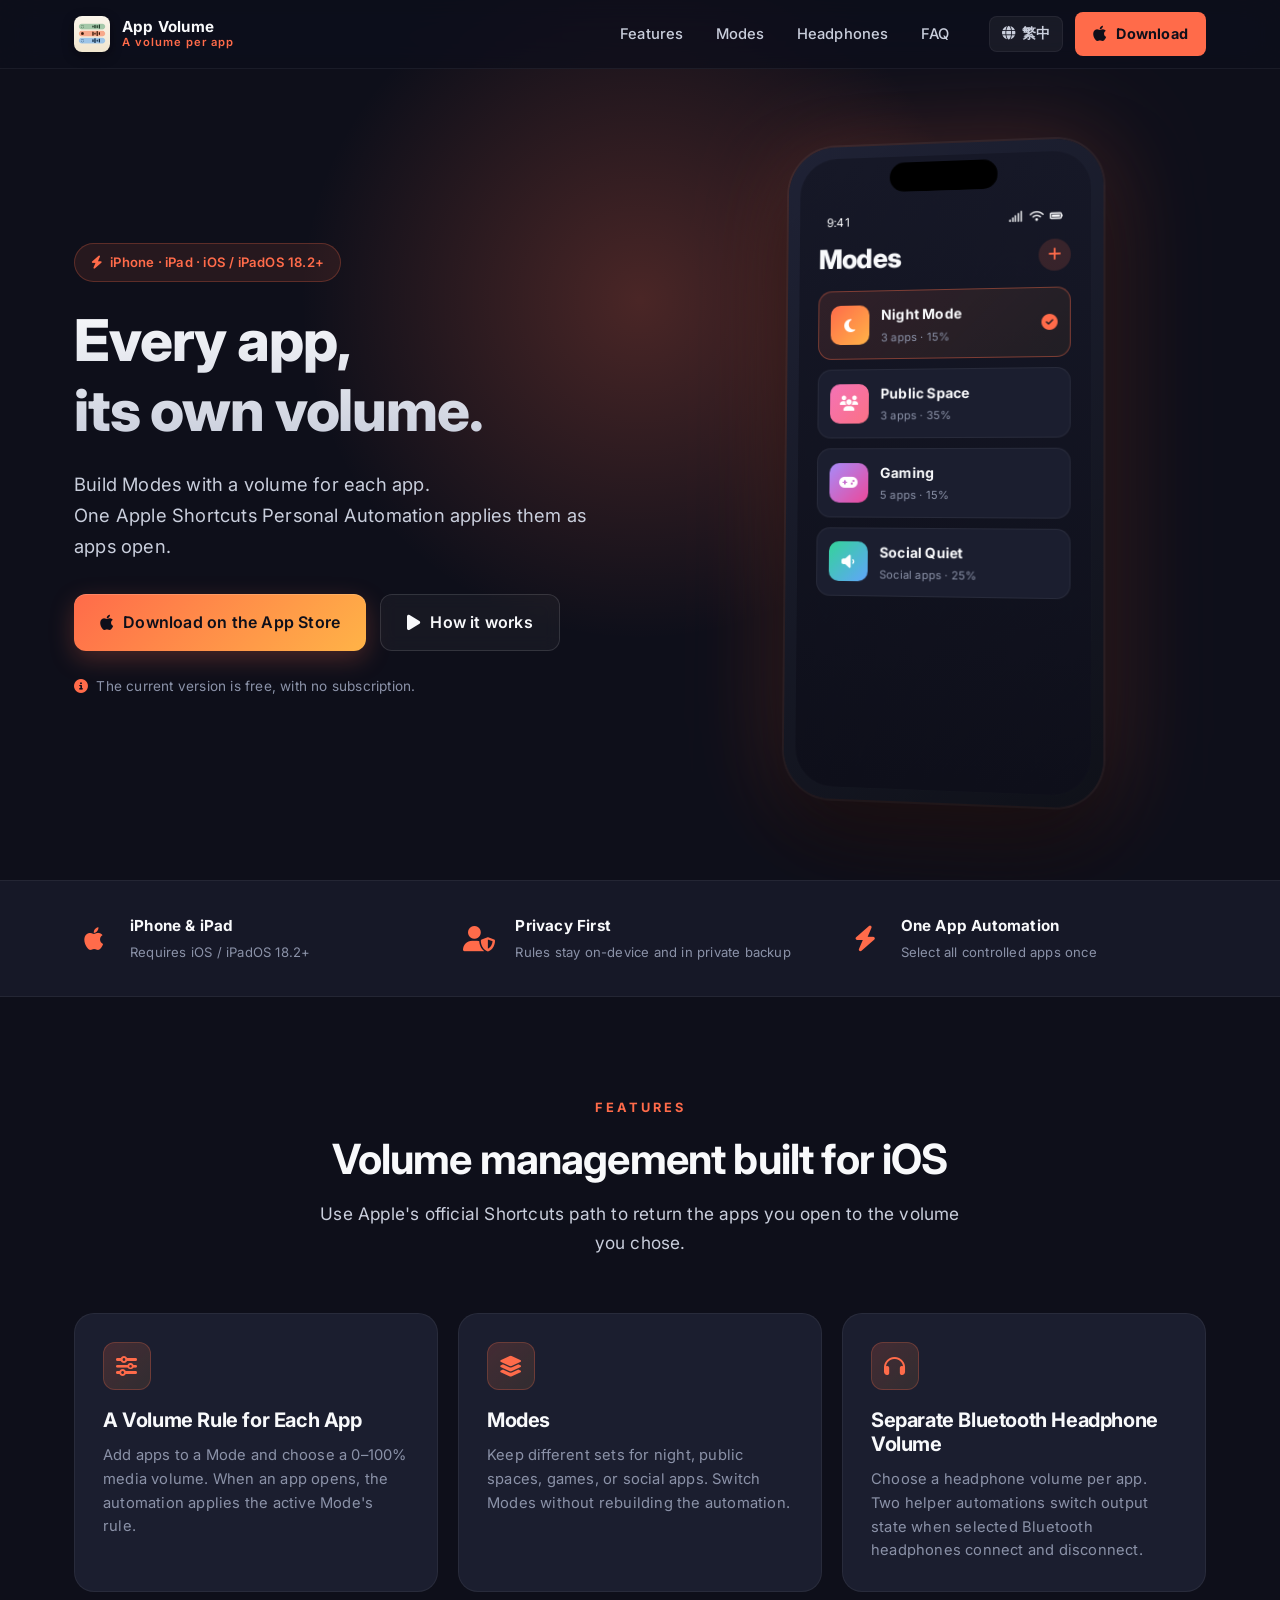
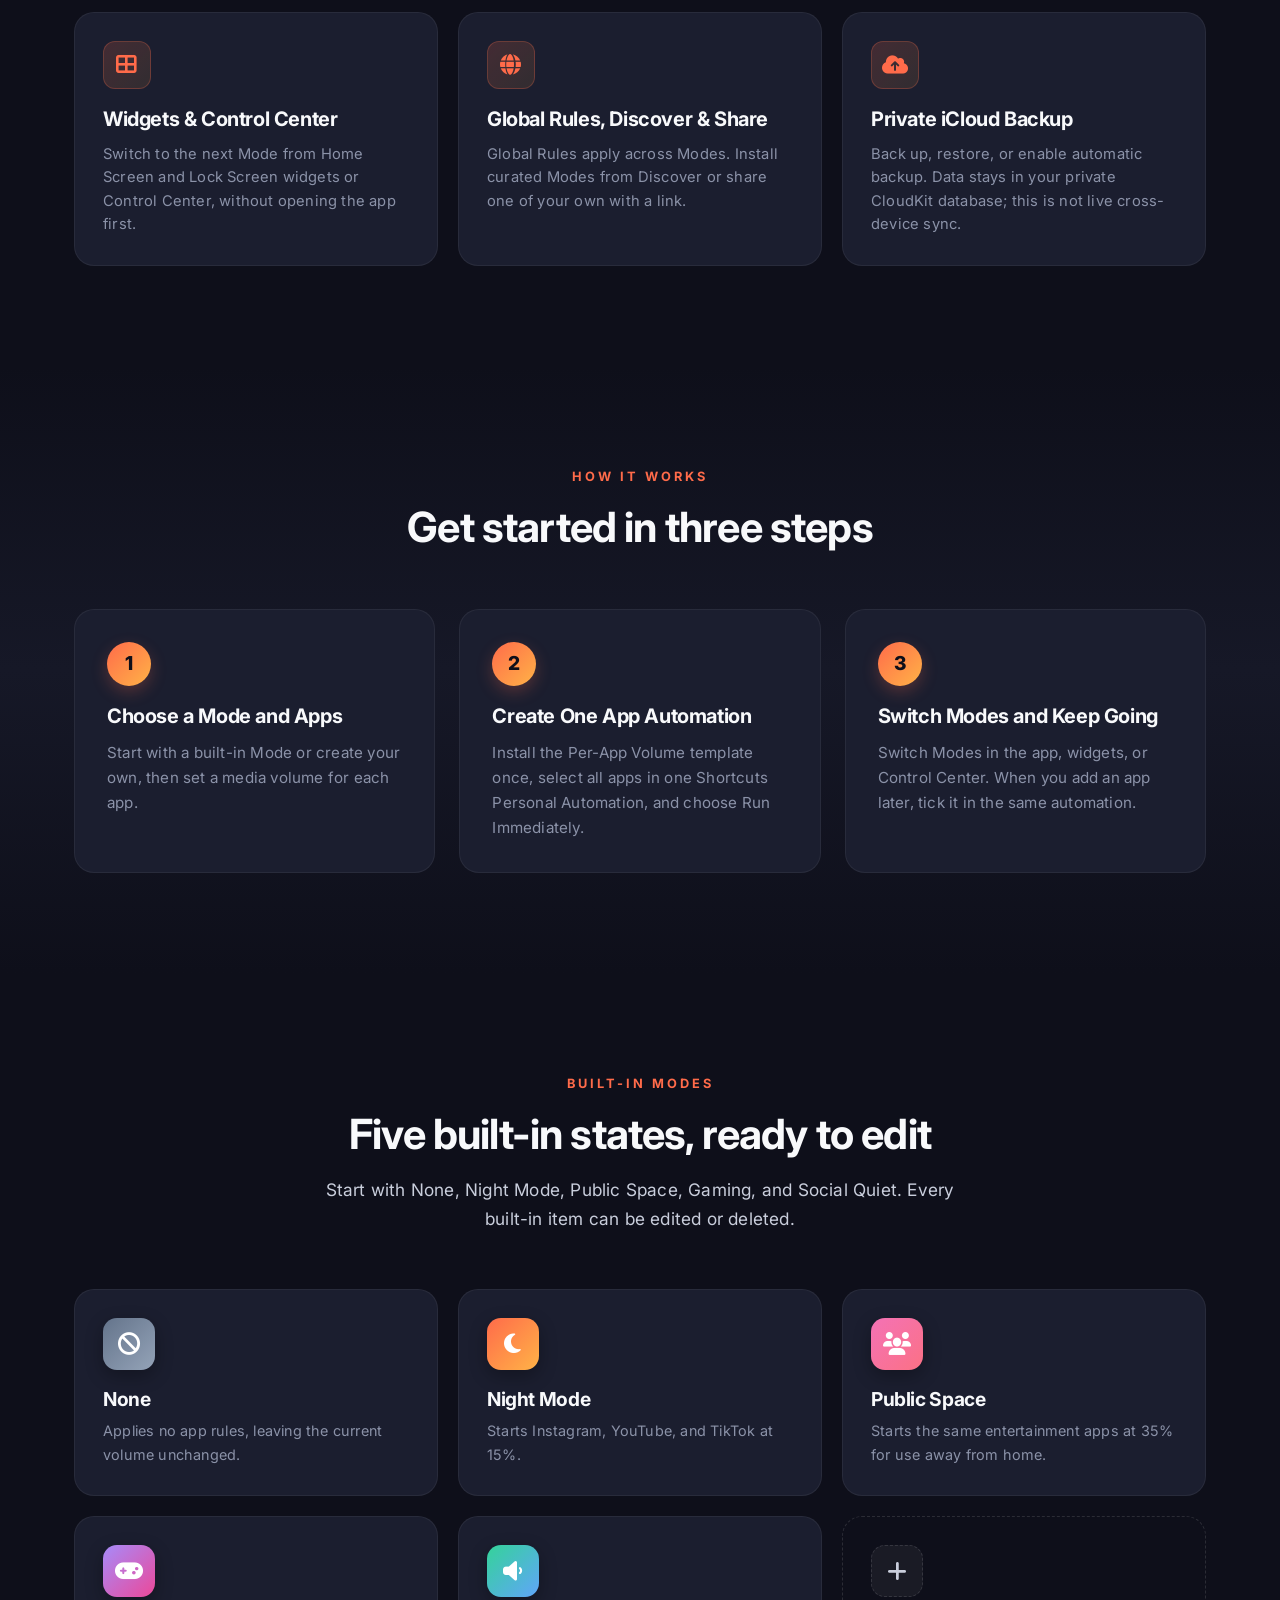
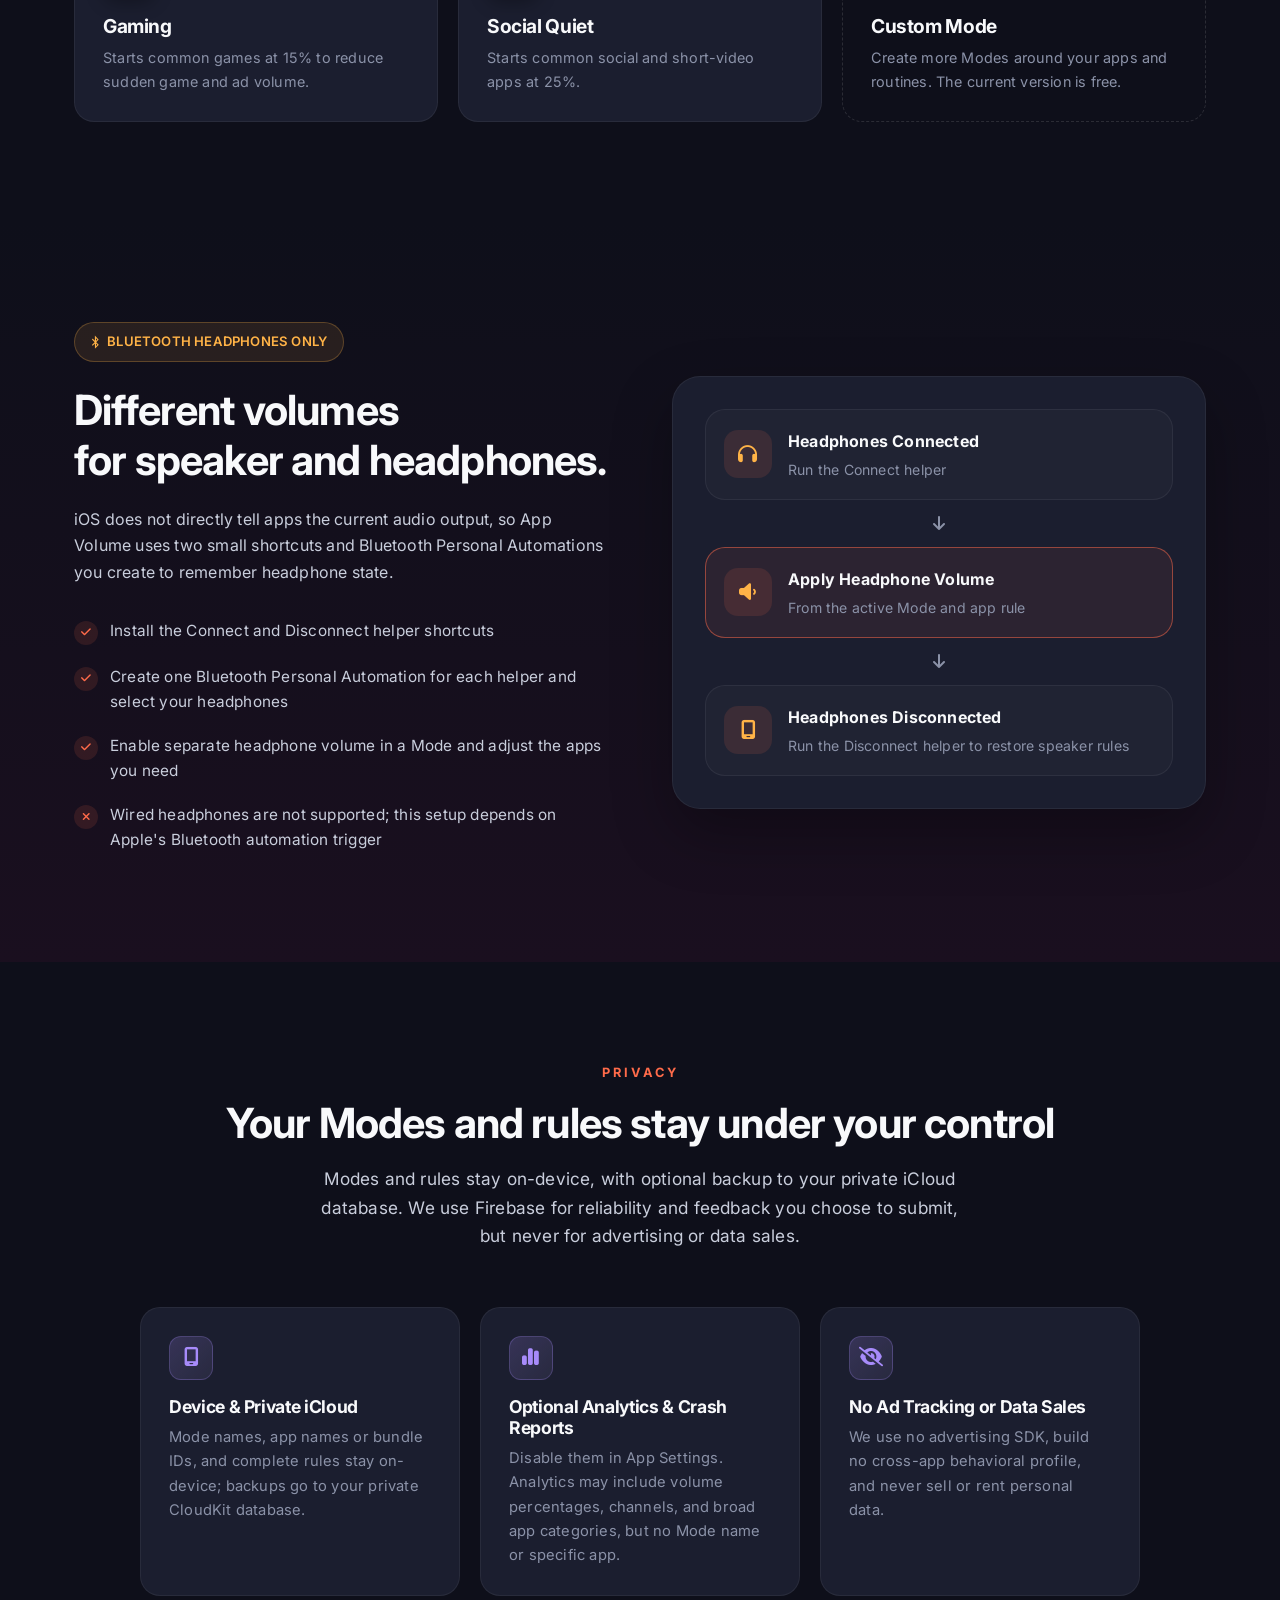
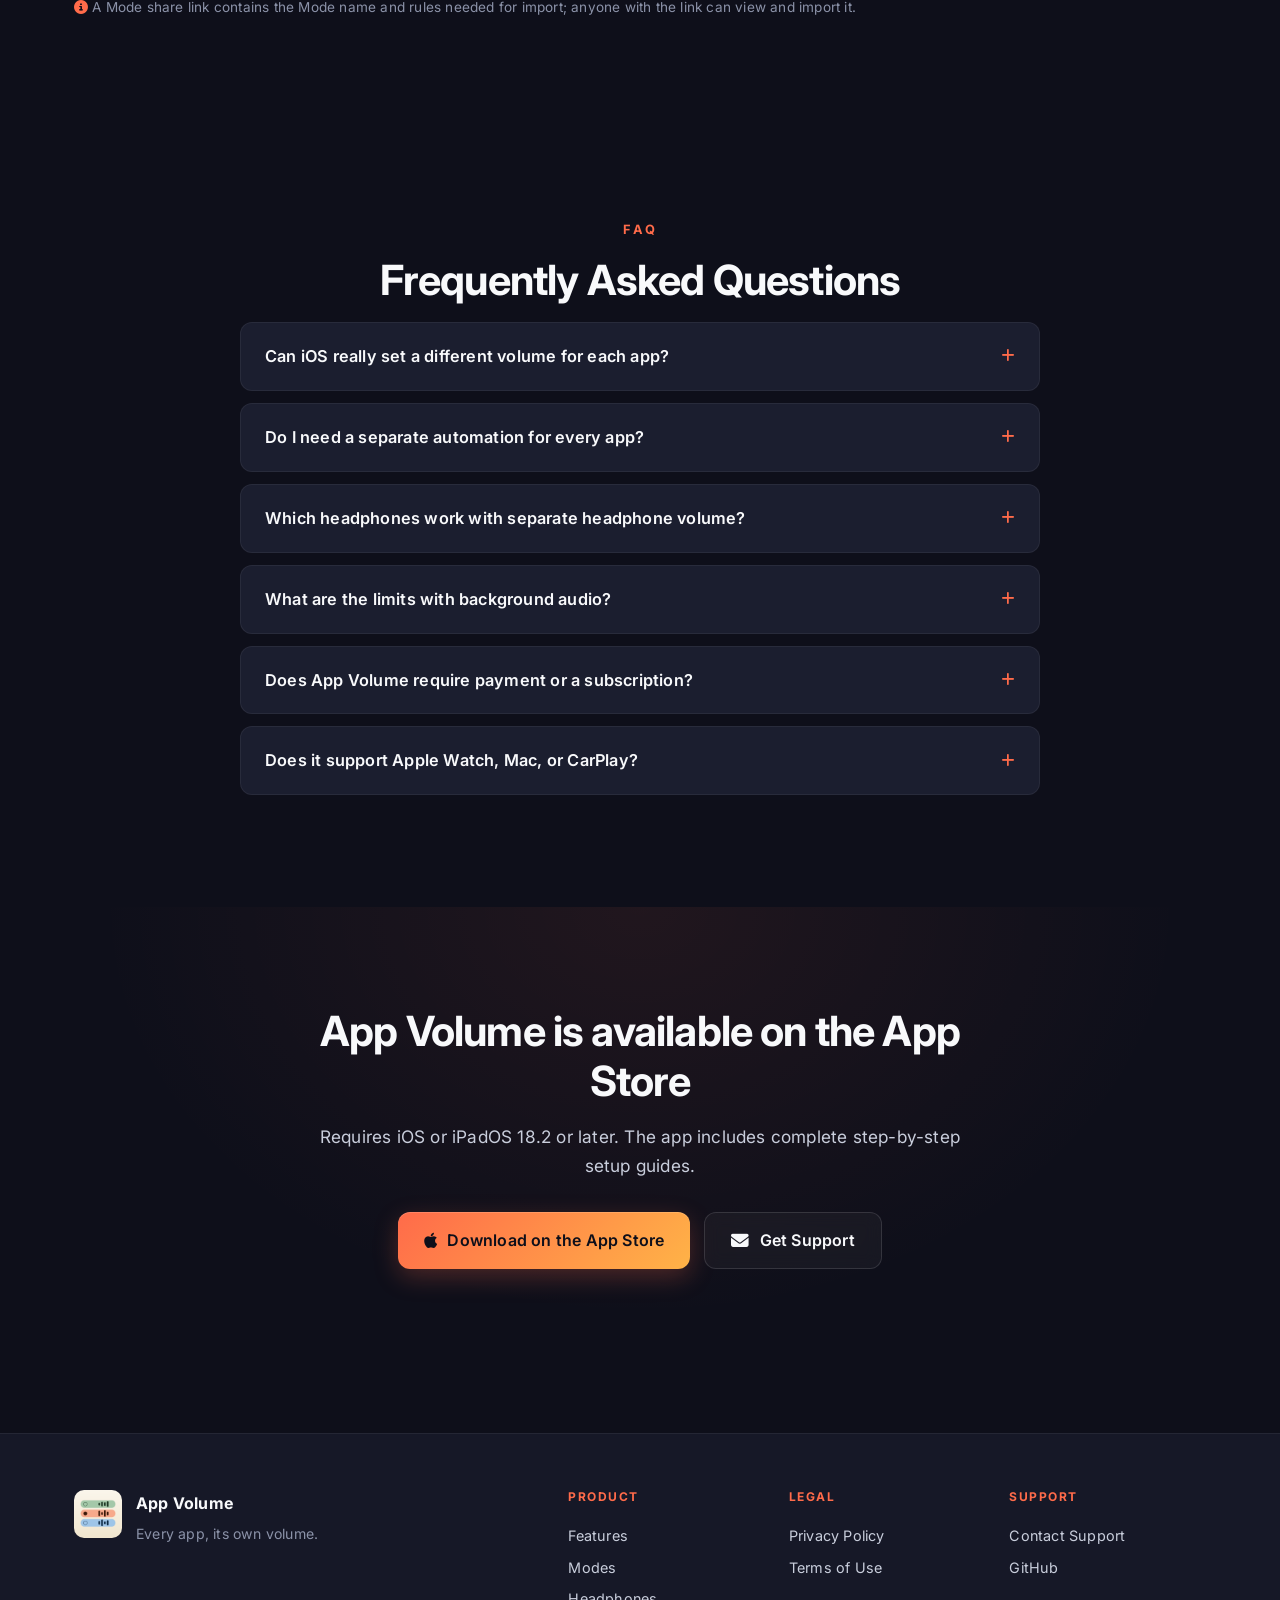
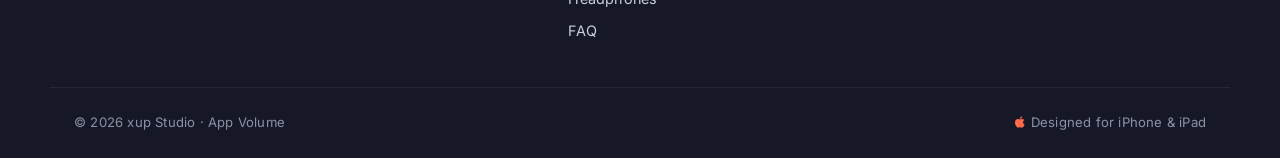
<file: index.html>
<!DOCTYPE html>
<html lang="zh-Hant">

<head>
    <meta charset="UTF-8">
    <meta name="viewport" content="width=device-width, initial-scale=1.0">
    <title>App Volume — 每個 App 都有自己的音量</title>
    <meta name="description" content="App Volume 為 iPhone 與 iPad 帶來每個 App 的音量規則、情境模式、藍牙耳機音量、Widget 與控制中心切換。需要 iOS 或 iPadOS 18.2 以上版本。">
    <meta name="keywords" content="App Volume, per-app volume, iOS volume control, iPhone volume per app, Shortcuts, widget, Control Center">
    <meta name="theme-color" content="#0E0F1A">
    <meta property="og:title" content="App Volume — 每個 App 都有自己的音量">
    <meta property="og:description" content="Per-app volume modes for iPhone and iPad, powered by Apple Shortcuts.">
    <meta property="og:type" content="website">
    <meta property="og:image" content="assets/app-icon.png">
    <link rel="icon" href="assets/app-icon.png" type="image/png">
    <link rel="shortcut icon" href="assets/app-icon.png" type="image/png">
    <link rel="apple-touch-icon" href="assets/app-icon.png">
    <link rel="stylesheet" href="style.css">
    <link rel="preconnect" href="https://fonts.googleapis.com">
    <link rel="preconnect" href="https://fonts.gstatic.com" crossorigin>
    <link href="https://fonts.googleapis.com/css2?family=Inter:wght@400;500;600;700;800&family=Noto+Sans+TC:wght@400;500;700;800&display=swap" rel="stylesheet">
    <link rel="stylesheet" href="https://cdnjs.cloudflare.com/ajax/libs/font-awesome/6.4.0/css/all.min.css">
</head>

<body>
    <nav class="navbar">
        <div class="container nav-inner">
            <a href="index.html" class="nav-logo">
                <img src="assets/app-icon.png" alt="App Volume" class="nav-logo-img">
                <div class="nav-logo-text">
                    <span class="nav-logo-name">App Volume</span>
                    <span class="nav-logo-tag" data-lang="zh">應用音量</span>
                    <span class="nav-logo-tag" data-lang="en" style="display:none;">A volume per app</span>
                </div>
            </a>
            <div class="nav-links">
                <a href="#features" data-lang="zh">功能</a><a href="#features" data-lang="en" style="display:none;">Features</a>
                <a href="#modes" data-lang="zh">情境模式</a><a href="#modes" data-lang="en" style="display:none;">Modes</a>
                <a href="#headphones" data-lang="zh">耳機音量</a><a href="#headphones" data-lang="en" style="display:none;">Headphones</a>
                <a href="#faq" data-lang="zh">常見問題</a><a href="#faq" data-lang="en" style="display:none;">FAQ</a>
            </div>
            <div class="nav-actions">
                <button type="button" class="lang-toggle" id="langToggle" aria-label="Switch language"><i class="fas fa-globe"></i><span class="lang-toggle-text">EN</span></button>
                <a href="https://apps.apple.com/app/id6773184998" target="_blank" rel="noopener" class="btn btn-download"><i class="fab fa-apple"></i><span data-lang="zh">下載</span><span data-lang="en" style="display:none;">Download</span></a>
                <button type="button" class="mobile-menu-toggle" id="mobileMenuToggle" aria-label="Open menu"><i class="fas fa-bars"></i></button>
            </div>
        </div>
        <div class="mobile-menu" id="mobileMenu">
            <a href="#features" data-lang="zh">功能</a><a href="#features" data-lang="en" style="display:none;">Features</a>
            <a href="#modes" data-lang="zh">情境模式</a><a href="#modes" data-lang="en" style="display:none;">Modes</a>
            <a href="#headphones" data-lang="zh">耳機音量</a><a href="#headphones" data-lang="en" style="display:none;">Headphones</a>
            <a href="#faq" data-lang="zh">常見問題</a><a href="#faq" data-lang="en" style="display:none;">FAQ</a>
        </div>
    </nav>

    <main>
        <section class="hero-section">
            <div class="hero-glow"></div>
            <div class="container hero-content">
                <div class="hero-text">
                    <span class="badge-accent" data-lang="zh"><i class="fas fa-bolt"></i> iPhone · iPad · iOS / iPadOS 18.2+</span>
                    <span class="badge-accent" data-lang="en" style="display:none;"><i class="fas fa-bolt"></i> iPhone · iPad · iOS / iPadOS 18.2+</span>
                    <h1 data-lang="zh">每個 App，<br>都有它自己的音量。</h1>
                    <h1 data-lang="en" style="display:none;">Every app,<br>its own volume.</h1>
                    <p class="hero-sub" data-lang="zh">建立情境模式，替不同 App 設定音量。<br>透過 Apple「捷徑」的一個個人自動化，在你打開 App 時套用。</p>
                    <p class="hero-sub" data-lang="en" style="display:none;">Build Modes with a volume for each app.<br>One Apple Shortcuts Personal Automation applies them as apps open.</p>
                    <div class="cta-buttons" id="download">
                        <a href="https://apps.apple.com/app/id6773184998" target="_blank" rel="noopener" class="btn btn-primary"><i class="fab fa-apple"></i><span data-lang="zh">在 App Store 下載</span><span data-lang="en" style="display:none;">Download on the App Store</span></a>
                        <a href="#how-it-works" class="btn btn-outline"><i class="fas fa-play"></i><span data-lang="zh">運作方式</span><span data-lang="en" style="display:none;">How it works</span></a>
                    </div>
                    <p class="hero-note" data-lang="zh"><i class="fas fa-info-circle"></i> 目前版本完全免費，沒有訂閱。</p>
                    <p class="hero-note" data-lang="en" style="display:none;"><i class="fas fa-info-circle"></i> The current version is free, with no subscription.</p>
                </div>

                <div class="hero-mockup">
                    <div class="phone-frame">
                        <div class="phone-notch"></div>
                        <div class="phone-screen">
                            <div class="phone-statusbar"><span class="phone-time">9:41</span><div class="phone-icons"><i class="fas fa-signal"></i><i class="fas fa-wifi"></i><i class="fas fa-battery-full"></i></div></div>
                            <div class="phone-app-header"><h3 data-lang="zh">情境模式</h3><h3 data-lang="en" style="display:none;">Modes</h3><button type="button" class="phone-add-btn" aria-label="Add"><i class="fas fa-plus"></i></button></div>
                            <div class="phone-profile-cards">
                                <div class="profile-card active">
                                    <div class="profile-icon mode-night-icon"><i class="fas fa-moon"></i></div>
                                    <div class="profile-info"><span class="profile-name" data-lang="zh">夜間模式</span><span class="profile-name" data-lang="en" style="display:none;">Night Mode</span><span class="profile-meta" data-lang="zh">3 個 App · 15%</span><span class="profile-meta" data-lang="en" style="display:none;">3 apps · 15%</span></div>
                                    <i class="fas fa-check-circle profile-active-icon"></i>
                                </div>
                                <div class="profile-card">
                                    <div class="profile-icon mode-public-icon"><i class="fas fa-users"></i></div>
                                    <div class="profile-info"><span class="profile-name" data-lang="zh">公眾場合</span><span class="profile-name" data-lang="en" style="display:none;">Public Space</span><span class="profile-meta" data-lang="zh">3 個 App · 35%</span><span class="profile-meta" data-lang="en" style="display:none;">3 apps · 35%</span></div>
                                </div>
                                <div class="profile-card">
                                    <div class="profile-icon mode-gaming-icon"><i class="fas fa-gamepad"></i></div>
                                    <div class="profile-info"><span class="profile-name" data-lang="zh">遊戲</span><span class="profile-name" data-lang="en" style="display:none;">Gaming</span><span class="profile-meta" data-lang="zh">5 個 App · 15%</span><span class="profile-meta" data-lang="en" style="display:none;">5 apps · 15%</span></div>
                                </div>
                                <div class="profile-card">
                                    <div class="profile-icon mode-social-icon"><i class="fas fa-volume-low"></i></div>
                                    <div class="profile-info"><span class="profile-name" data-lang="zh">社群靜音</span><span class="profile-name" data-lang="en" style="display:none;">Social Quiet</span><span class="profile-meta" data-lang="zh">社群 App · 25%</span><span class="profile-meta" data-lang="en" style="display:none;">Social apps · 25%</span></div>
                                </div>
                            </div>
                        </div>
                    </div>
                </div>
            </div>
        </section>

        <div class="trust-bar">
            <div class="container trust-grid">
                <div class="trust-item"><i class="fab fa-apple"></i><div><strong>iPhone &amp; iPad</strong><span data-lang="zh">iOS / iPadOS 18.2 以上</span><span data-lang="en" style="display:none;">Requires iOS / iPadOS 18.2+</span></div></div>
                <div class="trust-item"><i class="fas fa-user-shield"></i><div><strong data-lang="zh">隱私優先</strong><strong data-lang="en" style="display:none;">Privacy First</strong><span data-lang="zh">規則保留在裝置與私人備份</span><span data-lang="en" style="display:none;">Rules stay on-device and in private backup</span></div></div>
                <div class="trust-item"><i class="fas fa-bolt"></i><div><strong data-lang="zh">一個 App 自動化</strong><strong data-lang="en" style="display:none;">One App Automation</strong><span data-lang="zh">一次勾選所有要控制的 App</span><span data-lang="en" style="display:none;">Select all controlled apps once</span></div></div>
            </div>
        </div>

        <section id="features" class="features-section">
            <div class="container">
                <span class="subtitle">FEATURES</span>
                <h2 data-lang="zh">為 iOS 打造的音量管理</h2><h2 data-lang="en" style="display:none;">Volume management built for iOS</h2>
                <p class="section-lead" data-lang="zh">用 Apple 官方的「捷徑」路徑，讓常打開的 App 回到你指定的音量。</p>
                <p class="section-lead" data-lang="en" style="display:none;">Use Apple's official Shortcuts path to return the apps you open to the volume you chose.</p>
                <div class="feature-grid">
                    <div class="feature-card"><div class="icon-wrapper"><i class="fas fa-sliders-h"></i></div><h3 data-lang="zh">每個 App 的音量規則</h3><h3 data-lang="en" style="display:none;">A Volume Rule for Each App</h3><p data-lang="zh">在情境模式中加入 App，設定 0–100% 的媒體音量。App 打開時，自動化會套用目前模式的規則。</p><p data-lang="en" style="display:none;">Add apps to a Mode and choose a 0–100% media volume. When an app opens, the automation applies the active Mode's rule.</p></div>
                    <div class="feature-card"><div class="icon-wrapper"><i class="fas fa-layer-group"></i></div><h3 data-lang="zh">情境模式</h3><h3 data-lang="en" style="display:none;">Modes</h3><p data-lang="zh">為夜間、公共場所、遊戲或社群 App 準備不同組合。切換模式，不必重建自動化。</p><p data-lang="en" style="display:none;">Keep different sets for night, public spaces, games, or social apps. Switch Modes without rebuilding the automation.</p></div>
                    <div class="feature-card"><div class="icon-wrapper"><i class="fas fa-headphones"></i></div><h3 data-lang="zh">藍牙耳機獨立音量</h3><h3 data-lang="en" style="display:none;">Separate Bluetooth Headphone Volume</h3><p data-lang="zh">為個別 App 設定耳機音量。兩個 helper 自動化在藍牙耳機連線與中斷時切換輸出狀態。</p><p data-lang="en" style="display:none;">Choose a headphone volume per app. Two helper automations switch output state when selected Bluetooth headphones connect and disconnect.</p></div>
                    <div class="feature-card"><div class="icon-wrapper"><i class="fas fa-th-large"></i></div><h3 data-lang="zh">Widget 與控制中心</h3><h3 data-lang="en" style="display:none;">Widgets &amp; Control Center</h3><p data-lang="zh">從主畫面、鎖定畫面 Widget 或控制中心切換下一個情境模式，不必先打開 App。</p><p data-lang="en" style="display:none;">Switch to the next Mode from Home Screen and Lock Screen widgets or Control Center, without opening the app first.</p></div>
                    <div class="feature-card"><div class="icon-wrapper"><i class="fas fa-globe"></i></div><h3 data-lang="zh">全域規則、探索與分享</h3><h3 data-lang="en" style="display:none;">Global Rules, Discover &amp; Share</h3><p data-lang="zh">全域規則可套用到所有模式；也能從「探索」加入精選模式，或用連結分享自己的模式。</p><p data-lang="en" style="display:none;">Global Rules apply across Modes. Install curated Modes from Discover or share one of your own with a link.</p></div>
                    <div class="feature-card"><div class="icon-wrapper"><i class="fas fa-cloud-arrow-up"></i></div><h3 data-lang="zh">iCloud 私人備份</h3><h3 data-lang="en" style="display:none;">Private iCloud Backup</h3><p data-lang="zh">手動備份、還原，或開啟自動備份。資料存放在你自己的 CloudKit 私人資料庫，不是即時跨裝置同步。</p><p data-lang="en" style="display:none;">Back up, restore, or enable automatic backup. Data stays in your private CloudKit database; this is not live cross-device sync.</p></div>
                </div>
            </div>
        </section>

        <section id="how-it-works" class="howto-section">
            <div class="container">
                <span class="subtitle">HOW IT WORKS</span>
                <h2 data-lang="zh">三步驟開始使用</h2><h2 data-lang="en" style="display:none;">Get started in three steps</h2>
                <div class="howto-grid">
                    <div class="howto-step"><div class="step-num">1</div><h3 data-lang="zh">選擇情境模式與 App</h3><h3 data-lang="en" style="display:none;">Choose a Mode and Apps</h3><p data-lang="zh">使用內建模式或建立自己的模式，再替各 App 設定媒體音量。</p><p data-lang="en" style="display:none;">Start with a built-in Mode or create your own, then set a media volume for each app.</p></div>
                    <div class="howto-step"><div class="step-num">2</div><h3 data-lang="zh">建立一個 App 自動化</h3><h3 data-lang="en" style="display:none;">Create One App Automation</h3><p data-lang="zh">安裝一次 Per-App Volume 範本，在「捷徑」的個人自動化中一次勾選所有 App，並選擇「立即執行」。</p><p data-lang="en" style="display:none;">Install the Per-App Volume template once, select all apps in one Shortcuts Personal Automation, and choose Run Immediately.</p></div>
                    <div class="howto-step"><div class="step-num">3</div><h3 data-lang="zh">切換模式，繼續沿用</h3><h3 data-lang="en" style="display:none;">Switch Modes and Keep Going</h3><p data-lang="zh">App、Widget 與控制中心都能切換模式。之後新增 App 時，只要把它勾進原本的自動化。</p><p data-lang="en" style="display:none;">Switch Modes in the app, widgets, or Control Center. When you add an app later, tick it in the same automation.</p></div>
                </div>
            </div>
        </section>

        <section id="modes" class="profiles-section">
            <div class="container">
                <span class="subtitle">BUILT-IN MODES</span>
                <h2 data-lang="zh">五種內建狀態，依需求調整</h2><h2 data-lang="en" style="display:none;">Five built-in states, ready to edit</h2>
                <p class="section-lead" data-lang="zh">首次開啟即可從「無」、夜間模式、公眾場合、遊戲與社群靜音開始；所有內容都能修改或刪除。</p>
                <p class="section-lead" data-lang="en" style="display:none;">Start with None, Night Mode, Public Space, Gaming, and Social Quiet. Every built-in item can be edited or deleted.</p>
                <div class="profile-pack-grid">
                    <div class="profile-pack mode-none-pack"><i class="fas fa-ban"></i><h4 data-lang="zh">無</h4><h4 data-lang="en" style="display:none;">None</h4><p data-lang="zh">不套用任何 App 規則，讓目前音量維持原狀。</p><p data-lang="en" style="display:none;">Applies no app rules, leaving the current volume unchanged.</p></div>
                    <div class="profile-pack mode-night-pack"><i class="fas fa-moon"></i><h4 data-lang="zh">夜間模式</h4><h4 data-lang="en" style="display:none;">Night Mode</h4><p data-lang="zh">Instagram、YouTube 與 TikTok 預設為 15%。</p><p data-lang="en" style="display:none;">Starts Instagram, YouTube, and TikTok at 15%.</p></div>
                    <div class="profile-pack mode-public-pack"><i class="fas fa-users"></i><h4 data-lang="zh">公眾場合</h4><h4 data-lang="en" style="display:none;">Public Space</h4><p data-lang="zh">同一組娛樂 App 預設為 35%，適合外出時使用。</p><p data-lang="en" style="display:none;">Starts the same entertainment apps at 35% for use away from home.</p></div>
                    <div class="profile-pack mode-gaming-pack"><i class="fas fa-gamepad"></i><h4 data-lang="zh">遊戲</h4><h4 data-lang="en" style="display:none;">Gaming</h4><p data-lang="zh">常見遊戲預設為 15%，降低突然出現的遊戲與廣告音量。</p><p data-lang="en" style="display:none;">Starts common games at 15% to reduce sudden game and ad volume.</p></div>
                    <div class="profile-pack mode-social-pack"><i class="fas fa-volume-low"></i><h4 data-lang="zh">社群靜音</h4><h4 data-lang="en" style="display:none;">Social Quiet</h4><p data-lang="zh">常見社群與短影音 App 預設為 25%。</p><p data-lang="en" style="display:none;">Starts common social and short-video apps at 25%.</p></div>
                    <div class="profile-pack profile-pack-custom"><i class="fas fa-plus"></i><h4 data-lang="zh">自訂情境模式</h4><h4 data-lang="en" style="display:none;">Custom Mode</h4><p data-lang="zh">依自己的 App 與使用情境建立更多模式。目前版本完全免費。</p><p data-lang="en" style="display:none;">Create more Modes around your apps and routines. The current version is free.</p></div>
                </div>
            </div>
        </section>

        <section id="headphones" class="hearing-section">
            <div class="container">
                <div class="hearing-grid">
                    <div class="hearing-text">
                        <span class="badge-accent badge-warning"><i class="fab fa-bluetooth-b"></i><span data-lang="zh">僅支援藍牙耳機</span><span data-lang="en" style="display:none;">BLUETOOTH HEADPHONES ONLY</span></span>
                        <h2 data-lang="zh">喇叭與耳機，<br>可以用不同音量。</h2><h2 data-lang="en" style="display:none;">Different volumes<br>for speaker and headphones.</h2>
                        <p data-lang="zh">iOS 不會直接把目前音訊輸出告訴 App，因此 App Volume 使用兩個小型捷徑與你建立的藍牙個人自動化，記住耳機連線狀態。</p>
                        <p data-lang="en" style="display:none;">iOS does not directly tell apps the current audio output, so App Volume uses two small shortcuts and Bluetooth Personal Automations you create to remember headphone state.</p>
                        <ul class="check-list">
                            <li><i class="fas fa-check"></i><span data-lang="zh">安裝「連線」與「中斷」兩個 helper 捷徑</span><span data-lang="en" style="display:none;">Install the Connect and Disconnect helper shortcuts</span></li>
                            <li><i class="fas fa-check"></i><span data-lang="zh">各建立一條藍牙個人自動化，並選擇你的耳機</span><span data-lang="en" style="display:none;">Create one Bluetooth Personal Automation for each helper and select your headphones</span></li>
                            <li><i class="fas fa-check"></i><span data-lang="zh">在模式中開啟耳機獨立音量，並調整所需 App</span><span data-lang="en" style="display:none;">Enable separate headphone volume in a Mode and adjust the apps you need</span></li>
                            <li><i class="fas fa-xmark"></i><span data-lang="zh">不支援有線耳機；目前流程只能使用 Apple 提供的藍牙自動化觸發</span><span data-lang="en" style="display:none;">Wired headphones are not supported; this setup depends on Apple's Bluetooth automation trigger</span></li>
                        </ul>
                    </div>
                    <div class="hearing-visual">
                        <div class="helper-flow">
                            <div class="helper-card"><span class="helper-icon"><i class="fas fa-headphones"></i></span><div><strong data-lang="zh">耳機已連線</strong><strong data-lang="en" style="display:none;">Headphones Connected</strong><span data-lang="zh">執行 Connect helper</span><span data-lang="en" style="display:none;">Run the Connect helper</span></div></div>
                            <div class="helper-arrow"><i class="fas fa-arrow-down"></i></div>
                            <div class="helper-card active"><span class="helper-icon"><i class="fas fa-volume-low"></i></span><div><strong data-lang="zh">套用耳機音量</strong><strong data-lang="en" style="display:none;">Apply Headphone Volume</strong><span data-lang="zh">依目前情境模式與 App 規則</span><span data-lang="en" style="display:none;">From the active Mode and app rule</span></div></div>
                            <div class="helper-arrow"><i class="fas fa-arrow-down"></i></div>
                            <div class="helper-card"><span class="helper-icon"><i class="fas fa-mobile-screen"></i></span><div><strong data-lang="zh">耳機已中斷</strong><strong data-lang="en" style="display:none;">Headphones Disconnected</strong><span data-lang="zh">執行 Disconnect helper，恢復喇叭規則</span><span data-lang="en" style="display:none;">Run the Disconnect helper to restore speaker rules</span></div></div>
                        </div>
                    </div>
                </div>
            </div>
        </section>

        <section id="privacy" class="privacy-section">
            <div class="container"><div class="privacy-content">
                <span class="subtitle">PRIVACY</span>
                <h2 data-lang="zh">你的模式與規則，由你掌握</h2><h2 data-lang="en" style="display:none;">Your Modes and rules stay under your control</h2>
                <p class="section-lead" data-lang="zh">模式與規則保存在裝置；可選擇備份到自己的 iCloud 私人資料庫。我們使用 Firebase 維護可靠性與接收你主動送出的回饋，但不做廣告追蹤，也不販售資料。</p>
                <p class="section-lead" data-lang="en" style="display:none;">Modes and rules stay on-device, with optional backup to your private iCloud database. We use Firebase for reliability and feedback you choose to submit, but never for advertising or data sales.</p>
                <div class="privacy-grid">
                    <div class="privacy-card"><i class="fas fa-mobile-screen"></i><h4 data-lang="zh">裝置與私人 iCloud</h4><h4 data-lang="en" style="display:none;">Device &amp; Private iCloud</h4><p data-lang="zh">模式名稱、App 名稱／bundle ID 與完整規則保存在裝置；備份存入你的 CloudKit 私人資料庫。</p><p data-lang="en" style="display:none;">Mode names, app names or bundle IDs, and complete rules stay on-device; backups go to your private CloudKit database.</p></div>
                    <div class="privacy-card"><i class="fas fa-chart-simple"></i><h4 data-lang="zh">可關閉的分析與當機回報</h4><h4 data-lang="en" style="display:none;">Optional Analytics &amp; Crash Reports</h4><p data-lang="zh">可在 App 設定中關閉；分析可能包含音量百分比、聲道與粗略 App 類別，但不包含模式名稱或特定 App。</p><p data-lang="en" style="display:none;">Disable them in App Settings. Analytics may include volume percentages, channels, and broad app categories, but no Mode name or specific app.</p></div>
                    <div class="privacy-card"><i class="fas fa-eye-slash"></i><h4 data-lang="zh">不做廣告追蹤、不販售</h4><h4 data-lang="en" style="display:none;">No Ad Tracking or Data Sales</h4><p data-lang="zh">我們不使用廣告 SDK、不建立跨 App 行為檔案，也不出售或出租個人資料。</p><p data-lang="en" style="display:none;">We use no advertising SDK, build no cross-app behavioral profile, and never sell or rent personal data.</p></div>
                </div>
                <p class="hero-note"><i class="fas fa-circle-info"></i><span data-lang="zh">分享模式會把模式名稱與匯入所需規則放進你主動分享的連結；取得連結的人可以查看與匯入。</span><span data-lang="en" style="display:none;">A Mode share link contains the Mode name and rules needed for import; anyone with the link can view and import it.</span></p>
            </div></div>
        </section>

        <section id="faq" class="faq-section">
            <div class="container">
                <span class="subtitle">FAQ</span><h2 data-lang="zh">常見問題</h2><h2 data-lang="en" style="display:none;">Frequently Asked Questions</h2>
                <div class="faq-list">
                    <details class="faq-item"><summary><span data-lang="zh">iOS 真的能為不同 App 設定音量嗎？</span><span data-lang="en" style="display:none;">Can iOS really set a different volume for each app?</span><i class="fas fa-plus"></i></summary><p data-lang="zh">App Volume 不會建立多個音訊混音器。它使用 Apple「捷徑」的 App 開啟觸發與「設定音量」動作，在某個 App 進入前景時調整 iOS 唯一的媒體音量。</p><p data-lang="en" style="display:none;">App Volume does not create separate audio mixers. It uses Apple's Shortcuts App trigger and Set Volume action to adjust iOS's single media volume when an app enters the foreground.</p></details>
                    <details class="faq-item"><summary><span data-lang="zh">每個 App 都要建立一條自動化嗎？</span><span data-lang="en" style="display:none;">Do I need a separate automation for every app?</span><i class="fas fa-plus"></i></summary><p data-lang="zh">不用。iOS / iPadOS 18.2 以上只要一條 App 個人自動化，在觸發條件中一次勾選所有要控制的 App。之後新增 App 規則時，記得把該 App 加進同一個觸發選擇器。</p><p data-lang="en" style="display:none;">No. On iOS / iPadOS 18.2 or later, one App Personal Automation can contain every app you control. When you add a rule later, remember to add that app to the same trigger picker.</p></details>
                    <details class="faq-item"><summary><span data-lang="zh">耳機音量支援哪些耳機？</span><span data-lang="en" style="display:none;">Which headphones work with separate headphone volume?</span><i class="fas fa-plus"></i></summary><p data-lang="zh">支援你能在「捷徑」藍牙個人自動化中選擇的藍牙耳機。需要連線與中斷兩個 helper 自動化。有線耳機不支援，因為這套流程依賴 Apple 的藍牙連線觸發。</p><p data-lang="en" style="display:none;">It works with Bluetooth headphones you can select in a Shortcuts Bluetooth Personal Automation. Two helper automations cover connect and disconnect. Wired headphones are unsupported because the setup relies on Apple's Bluetooth connection trigger.</p></details>
                    <details class="faq-item"><summary><span data-lang="zh">背景播放有什麼限制？</span><span data-lang="en" style="display:none;">What are the limits with background audio?</span><i class="fas fa-plus"></i></summary><p data-lang="zh">iOS 只有一個全域媒體音量，且自動化在 App 進入前景時觸發。音樂留在背景播放後，如果你再打開另一個有規則的 App，該規則會改變同一個系統音量；App Volume 無法替兩個同時播放的 App 維持不同音量。</p><p data-lang="en" style="display:none;">iOS has one global media volume, and the automation runs when an app enters the foreground. If music keeps playing in the background and you open another app with a rule, that rule changes the same system volume. App Volume cannot maintain two simultaneous per-stream volumes.</p></details>
                    <details class="faq-item"><summary><span data-lang="zh">App Volume 要付費或訂閱嗎？</span><span data-lang="en" style="display:none;">Does App Volume require payment or a subscription?</span><i class="fas fa-plus"></i></summary><p data-lang="zh">目前 App Store 上的版本完全免費，沒有訂閱。</p><p data-lang="en" style="display:none;">The current App Store version is free to use and has no subscription.</p></details>
                    <details class="faq-item"><summary><span data-lang="zh">支援 Apple Watch、Mac 或 CarPlay 嗎？</span><span data-lang="en" style="display:none;">Does it support Apple Watch, Mac, or CarPlay?</span><i class="fas fa-plus"></i></summary><p data-lang="zh">目前只支援 iPhone 與 iPad，不提供 Apple Watch、Mac 或 CarPlay 專用功能。</p><p data-lang="en" style="display:none;">The current version supports iPhone and iPad only, with no dedicated Apple Watch, Mac, or CarPlay features.</p></details>
                </div>
            </div>
        </section>

        <section id="get-app" class="notify-section">
            <div class="container notify-content">
                <h2 data-lang="zh">App Volume 已在 App Store 上架</h2><h2 data-lang="en" style="display:none;">App Volume is available on the App Store</h2>
                <p data-lang="zh">需要 iOS 或 iPadOS 18.2 以上版本。下載後可在 App 內查看完整逐步教學。</p><p data-lang="en" style="display:none;">Requires iOS or iPadOS 18.2 or later. The app includes complete step-by-step setup guides.</p>
                <div class="cta-buttons"><a href="https://apps.apple.com/app/id6773184998" target="_blank" rel="noopener" class="btn btn-primary"><i class="fab fa-apple"></i><span data-lang="zh">在 App Store 下載</span><span data-lang="en" style="display:none;">Download on the App Store</span></a><a href="support.html" class="btn btn-outline"><i class="fas fa-envelope"></i><span data-lang="zh">取得支援</span><span data-lang="en" style="display:none;">Get Support</span></a></div>
            </div>
        </section>
    </main>

    <footer class="footer">
        <div class="container footer-grid">
            <div class="footer-brand"><img src="assets/app-icon.png" alt="" class="footer-logo"><div><strong>App Volume</strong><span data-lang="zh">每個 App，都有它自己的音量。</span><span data-lang="en" style="display:none;">Every app, its own volume.</span></div></div>
            <div class="footer-cols">
                <div class="footer-col"><h5 data-lang="zh">產品</h5><h5 data-lang="en" style="display:none;">Product</h5><a href="#features" data-lang="zh">功能</a><a href="#features" data-lang="en" style="display:none;">Features</a><a href="#modes" data-lang="zh">情境模式</a><a href="#modes" data-lang="en" style="display:none;">Modes</a><a href="#headphones" data-lang="zh">耳機音量</a><a href="#headphones" data-lang="en" style="display:none;">Headphones</a><a href="#faq" data-lang="zh">常見問題</a><a href="#faq" data-lang="en" style="display:none;">FAQ</a></div>
                <div class="footer-col"><h5 data-lang="zh">法律</h5><h5 data-lang="en" style="display:none;">Legal</h5><a href="privacy.html" data-lang="zh">隱私權政策</a><a href="privacy.html" data-lang="en" style="display:none;">Privacy Policy</a><a href="terms.html" data-lang="zh">使用條款</a><a href="terms.html" data-lang="en" style="display:none;">Terms of Use</a></div>
                <div class="footer-col"><h5 data-lang="zh">支援</h5><h5 data-lang="en" style="display:none;">Support</h5><a href="support.html" data-lang="zh">聯絡支援</a><a href="support.html" data-lang="en" style="display:none;">Contact Support</a><a href="https://github.com/xupStudio" target="_blank" rel="noopener">GitHub</a></div>
            </div>
        </div>
        <div class="footer-bottom"><span>© 2026 xup Studio · App Volume</span><span class="footer-badge"><i class="fab fa-apple"></i> Designed for iPhone &amp; iPad</span></div>
    </footer>
    <script src="js/i18n.js"></script>
    <script src="js/main.js"></script>
</body>

</html>
</file>
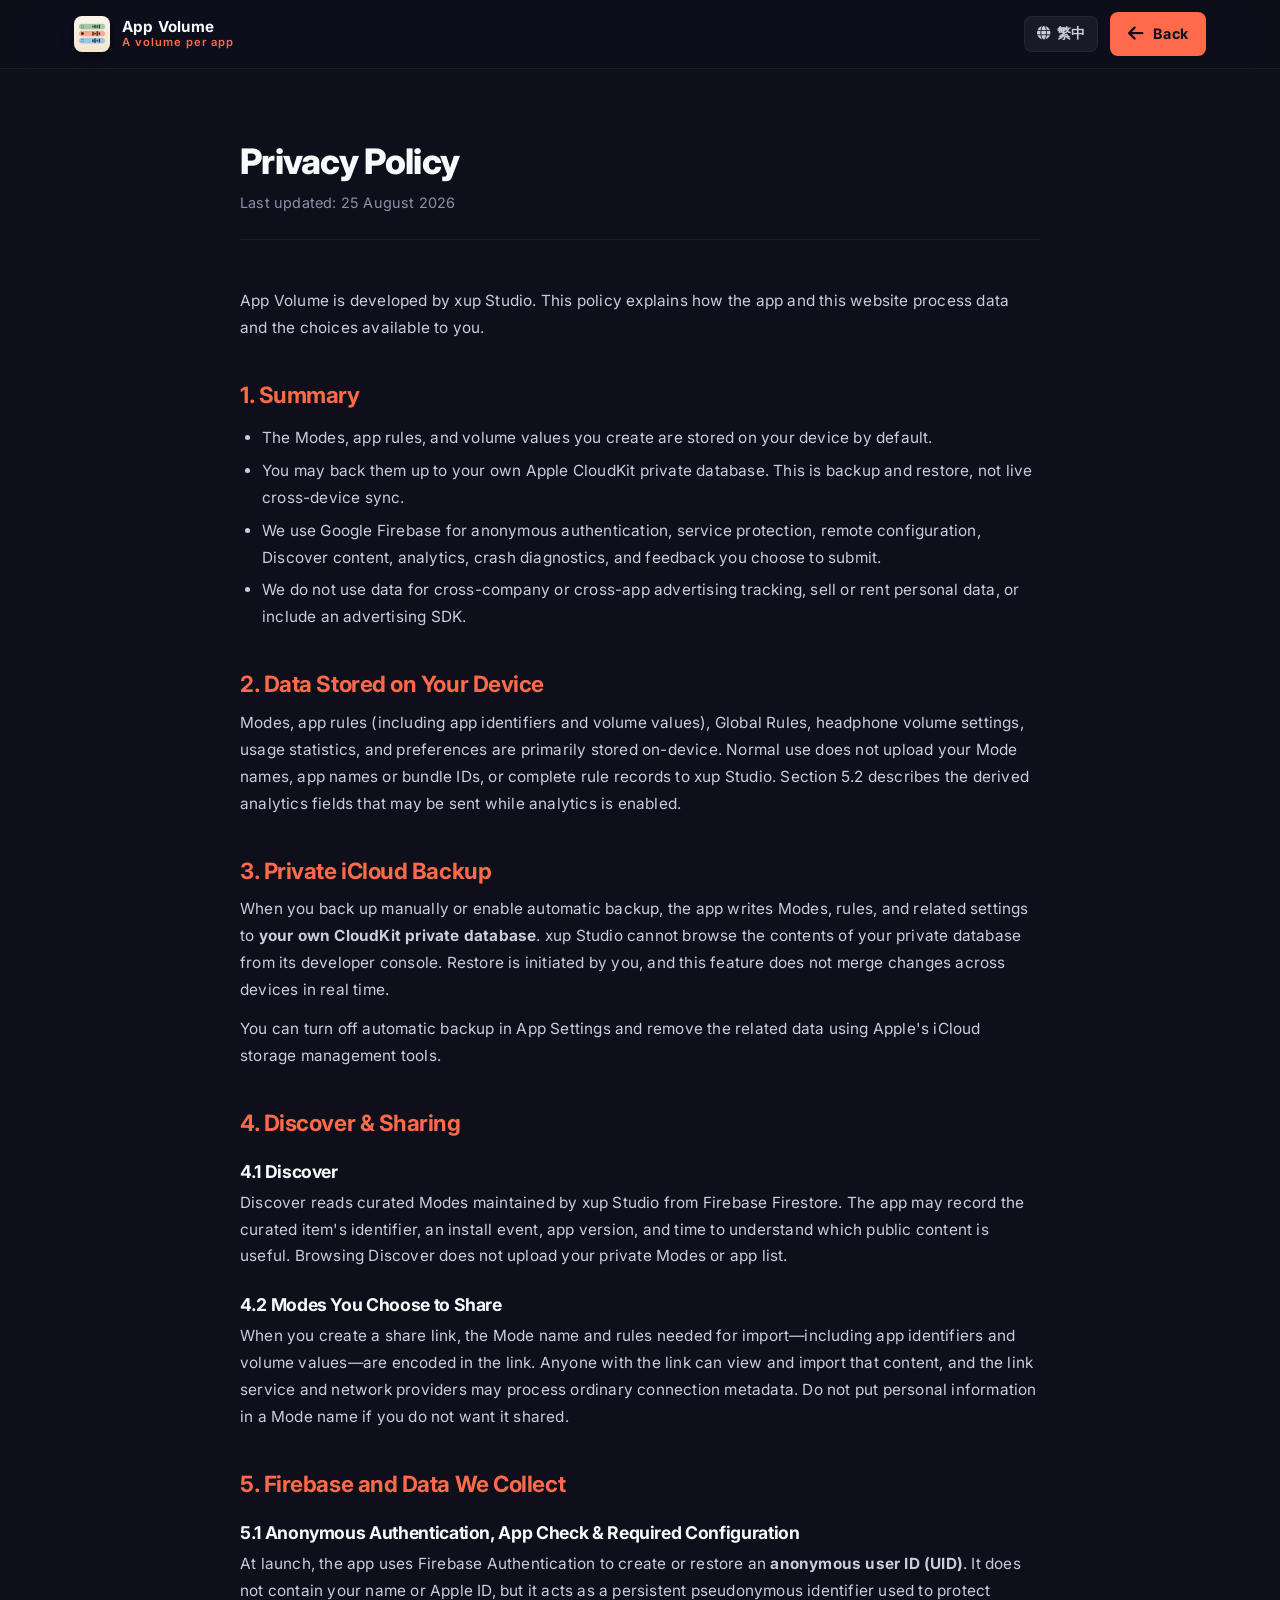
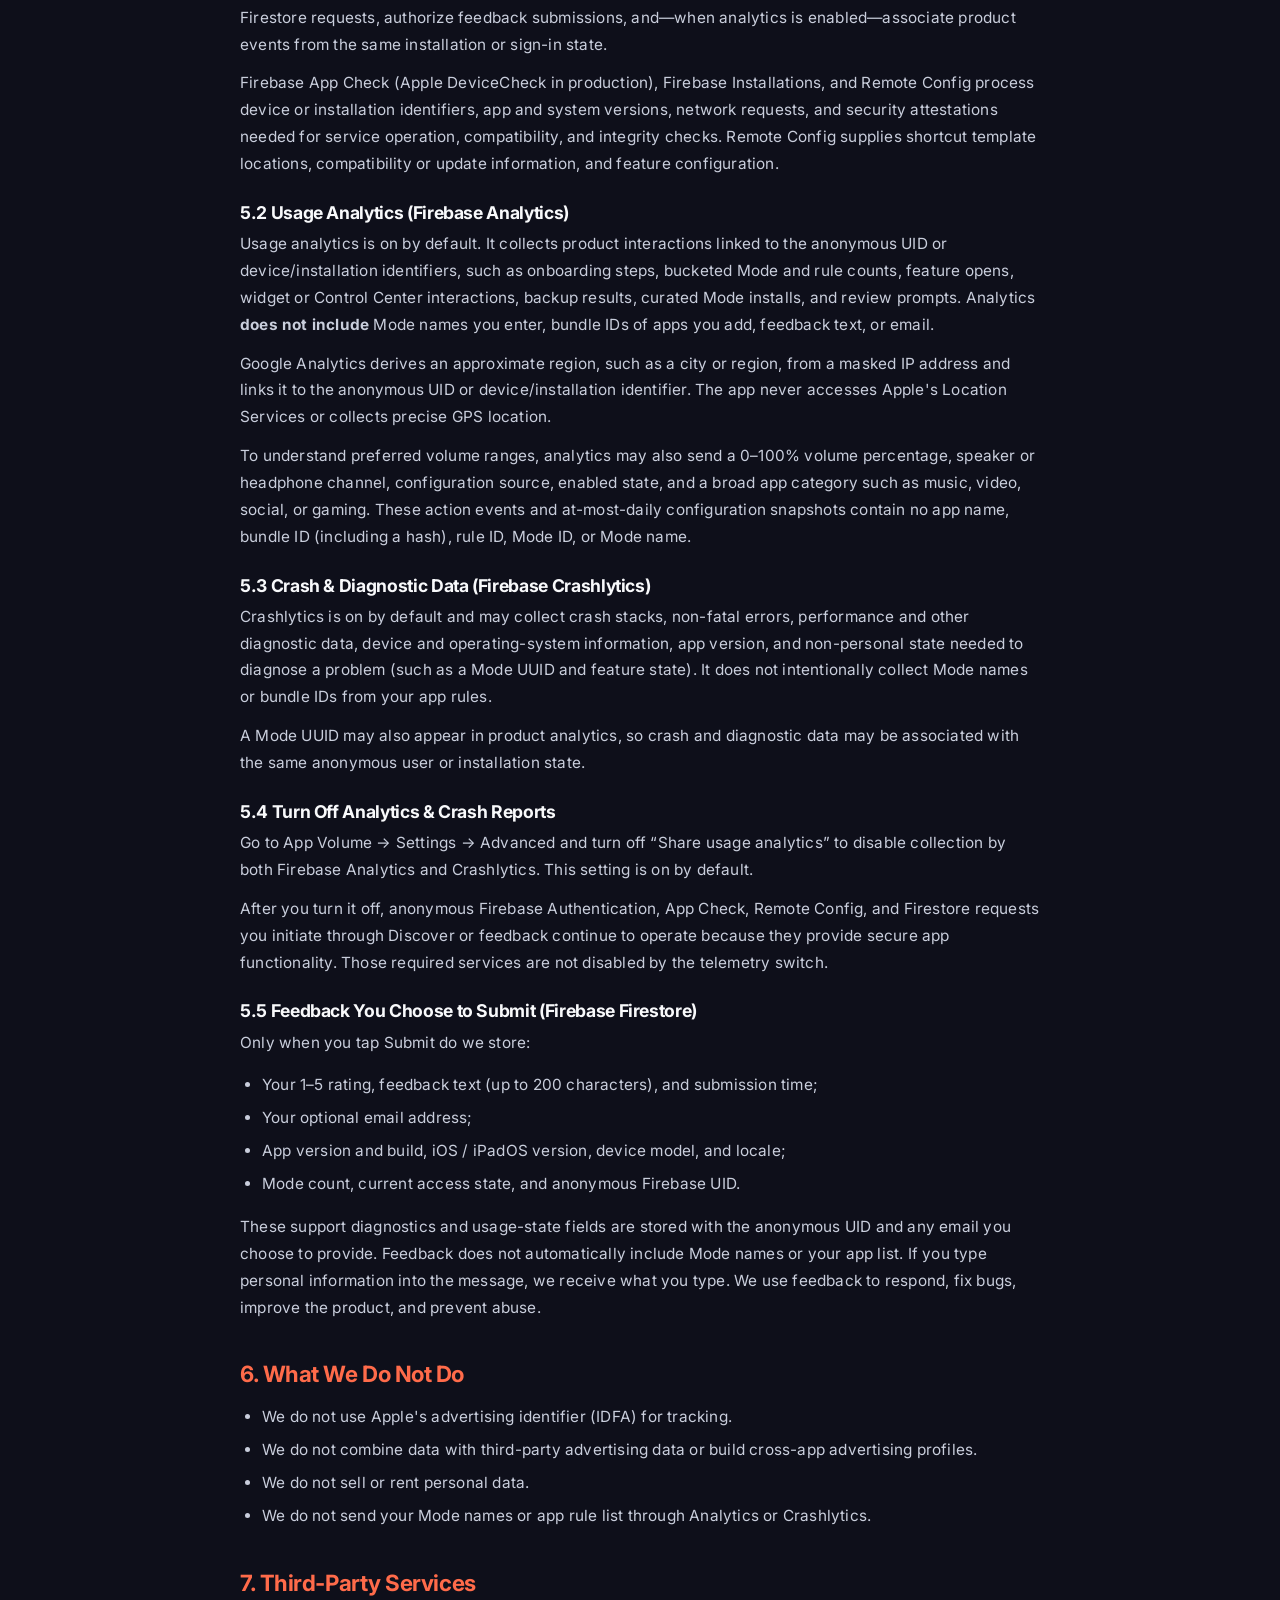
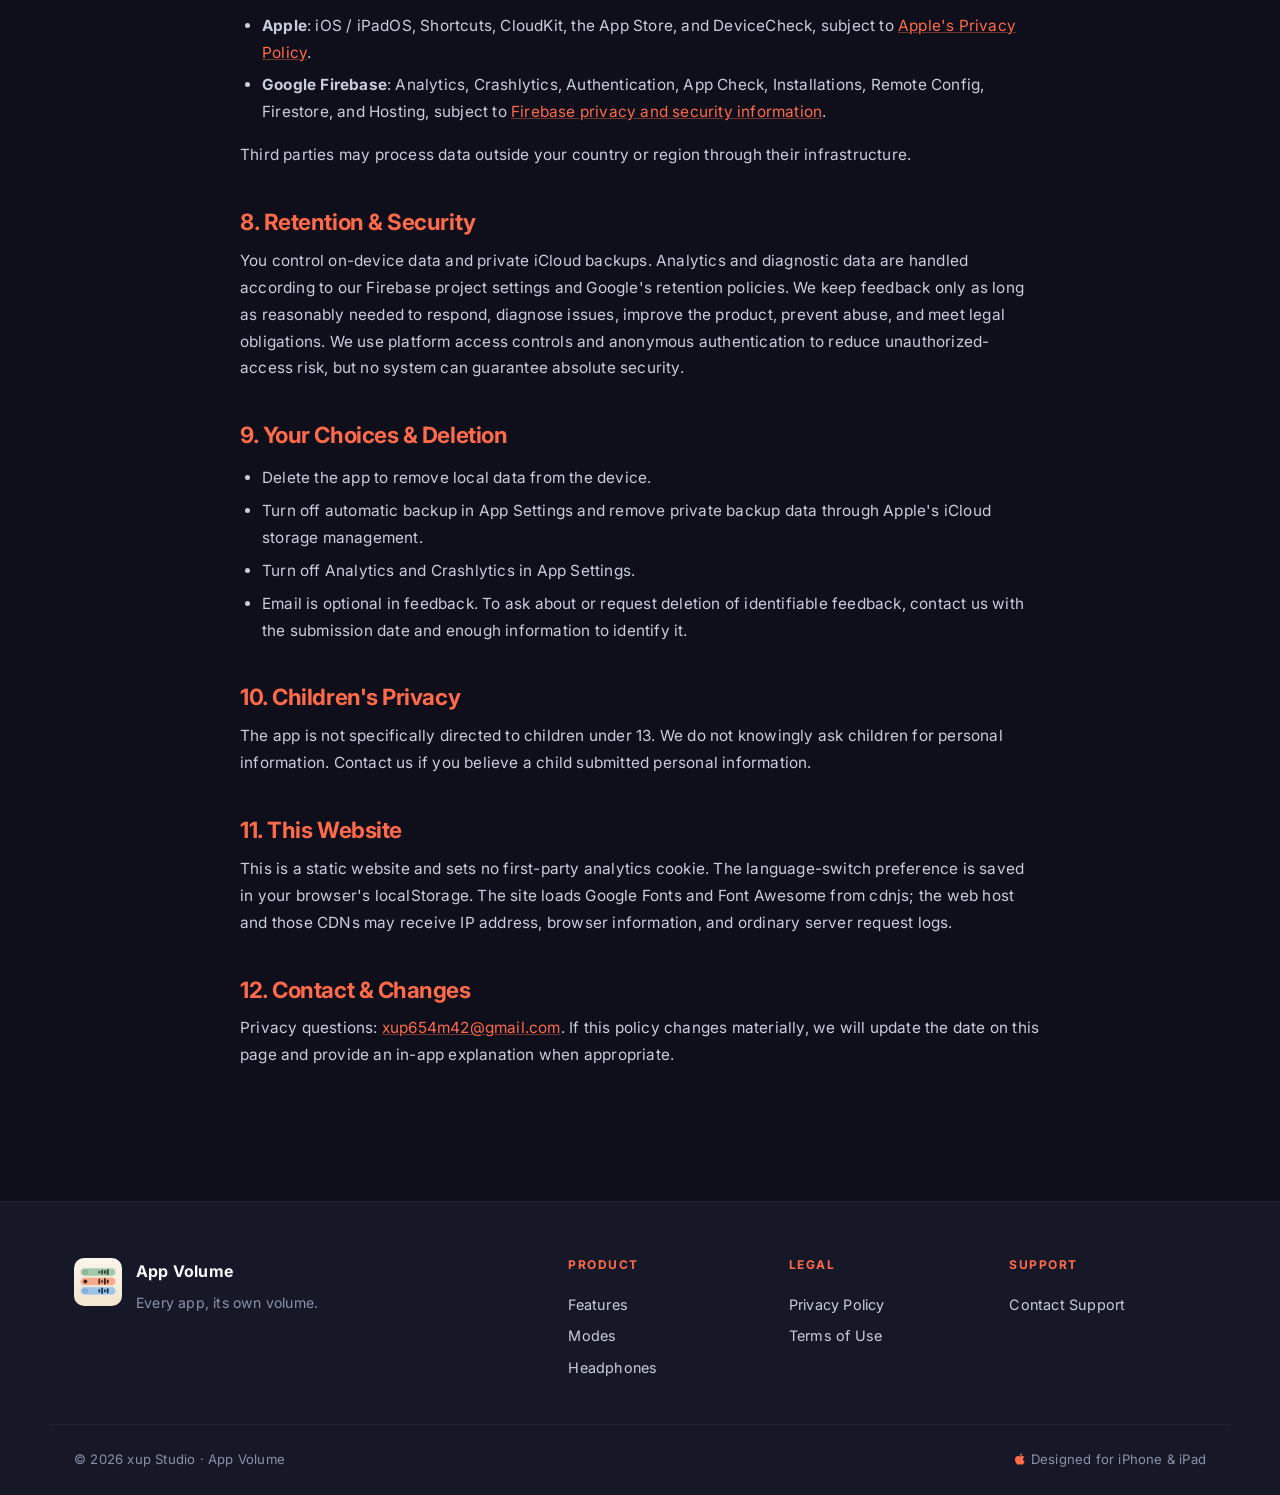
<file: privacy.html>
<!DOCTYPE html>
<html lang="zh-Hant">

<head>
    <meta charset="UTF-8">
    <meta name="viewport" content="width=device-width, initial-scale=1.0">
    <title>Privacy Policy — App Volume</title>
    <meta name="description" content="Privacy Policy for App Volume.">
    <meta name="theme-color" content="#0E0F1A">
    <link rel="icon" href="assets/app-icon.png" type="image/png">
    <link rel="apple-touch-icon" href="assets/app-icon.png">
    <link rel="stylesheet" href="style.css">
    <link rel="preconnect" href="https://fonts.googleapis.com">
    <link rel="preconnect" href="https://fonts.gstatic.com" crossorigin>
    <link href="https://fonts.googleapis.com/css2?family=Inter:wght@400;500;600;700;800&family=Noto+Sans+TC:wght@400;500;700;800&display=swap" rel="stylesheet">
    <link rel="stylesheet" href="https://cdnjs.cloudflare.com/ajax/libs/font-awesome/6.4.0/css/all.min.css">
</head>

<body>
    <nav class="navbar">
        <div class="container nav-inner">
            <a href="index.html" class="nav-logo">
                <img src="assets/app-icon.png" alt="App Volume" class="nav-logo-img">
                <div class="nav-logo-text"><span class="nav-logo-name">App Volume</span><span class="nav-logo-tag" data-lang="zh">應用音量</span><span class="nav-logo-tag" data-lang="en" style="display:none;">A volume per app</span></div>
            </a>
            <div class="nav-actions">
                <button type="button" class="lang-toggle" id="langToggle" aria-label="Switch language"><i class="fas fa-globe"></i><span class="lang-toggle-text">EN</span></button>
                <a href="index.html" class="btn btn-download"><i class="fas fa-arrow-left"></i><span data-lang="zh">回首頁</span><span data-lang="en" style="display:none;">Back</span></a>
            </div>
        </div>
    </nav>

    <main class="container">
        <article class="legal-section">
            <h1 data-lang="zh">隱私權政策</h1><h1 data-lang="en" style="display:none;">Privacy Policy</h1>
            <p class="updated"><span data-lang="zh">最後更新：2026 年 8 月 25 日</span><span data-lang="en" style="display:none;">Last updated: 25 August 2026</span></p>

            <div data-lang="zh">
                <p>App Volume（繁體中文名稱「應用音量」，以下稱「本 App」）由 xup Studio 開發。本政策說明本 App 與本網站如何處理資料，以及你可以做出的選擇。</p>

                <h2>1. 重點摘要</h2>
                <ul>
                    <li>你建立的情境模式、App 規則與音量值預設保存在裝置上。</li>
                    <li>你可以選擇備份到自己的 Apple CloudKit 私人資料庫；這是備份與還原，不是即時跨裝置同步。</li>
                    <li>我們使用 Google Firebase 提供匿名驗證、服務保護、遠端設定、探索內容、分析、當機診斷與你主動送出的回饋。</li>
                    <li>我們不使用資料做跨公司或跨 App 廣告追蹤，不出售或出租個人資料，也不使用廣告 SDK。</li>
                </ul>

                <h2>2. 保存在裝置上的資料</h2>
                <p>情境模式、App 規則（包括 App 識別資訊與音量）、全域規則、耳機音量設定、使用統計與偏好設定主要儲存在裝置上。一般使用不會把你的情境模式名稱、App 名稱／bundle ID 或完整規則內容上傳給 xup Studio；啟用分析時可能傳送的衍生統計欄位詳見第 5.2 節。</p>

                <h2>3. iCloud 私人備份</h2>
                <p>當你手動備份或開啟自動備份時，本 App 會把情境模式、規則與相關設定寫入<strong>你自己的 CloudKit 私人資料庫</strong>。xup Studio 無法在開發者後台瀏覽你的私人資料庫內容。還原是由你主動執行；本功能不會即時合併多台裝置上的變更。</p>
                <p>你可以在本 App 設定中關閉自動備份，並透過 Apple 的 iCloud 儲存空間管理工具刪除相關資料。</p>

                <h2>4. 探索與分享</h2>
                <h3>4.1 探索</h3>
                <p>「探索」會從 Firebase Firestore 讀取 xup Studio 維護的精選情境模式。本 App 可能記錄精選項目的識別碼、安裝事件、App 版本與時間，以評估哪些公開內容有用；瀏覽精選內容不會上傳你的私人情境模式或 App 清單。</p>

                <h3>4.2 你主動分享的情境模式</h3>
                <p>建立分享連結時，情境模式名稱與匯入所需規則（包括 App 識別資訊與音量值）會被編碼到連結中。任何取得連結的人都可以查看並匯入這些內容，連結服務與網路提供者也可能處理一般連線中繼資料。請不要在模式名稱中放入不希望分享的個人資訊。</p>

                <h2>5. Firebase 與我們收集的資料</h2>
                <h3>5.1 匿名驗證、App Check 與必要設定服務</h3>
                <p>本 App 啟動時會使用 Firebase Authentication 建立或恢復一個<strong>匿名使用者 ID（UID）</strong>。它不包含你的姓名或 Apple ID，但會作為持續的假名識別碼，用於保護 Firestore 請求、授權回饋提交，並在分析開啟時連結同一安裝或登入狀態的產品事件。</p>
                <p>Firebase App Check（正式版使用 Apple DeviceCheck）、Firebase Installations 與 Remote Config 會處理服務運作、相容性與完整性檢查所需的裝置／安裝識別碼、App 與系統版本、網路請求及安全證明。Remote Config 用來取得捷徑範本位置、相容性／更新資訊與功能設定。</p>

                <h3>5.2 使用分析（Firebase Analytics）</h3>
                <p>使用分析預設開啟，會收集與匿名 UID 或裝置／安裝識別碼連結的產品互動，例如導引步驟、情境模式與規則數量的分桶、功能開啟、Widget／控制中心互動、備份結果、精選模式安裝與評分提示。分析資料<strong>不包含</strong>你輸入的情境模式名稱、你加入的 App bundle ID、回饋文字或 email。</p>
                <p>Google Analytics 會從遮蔽後的 IP 位址推算概略地區（例如城市或區域），並將它與匿名 UID 或裝置／安裝識別碼連結。本 App 不會存取 Apple 的「定位服務」，也不會收集 GPS 精確位置。</p>
                <p>為了解使用者偏好的音量範圍，分析也可能傳送 0–100% 的音量百分比、喇叭或耳機聲道、設定來源、是否啟用，以及粗略 App 類別（例如音樂、影片、社群或遊戲）。這些操作事件與每日最多一次的設定狀態快照不包含 App 名稱、bundle ID（包括其雜湊）、規則 ID、情境模式 ID 或情境模式名稱。</p>

                <h3>5.3 當機與診斷（Firebase Crashlytics）</h3>
                <p>Crashlytics 預設開啟，可能收集當機堆疊、非致命錯誤、效能與其他診斷資料、裝置／作業系統資訊、App 版本，以及診斷問題所需的非個人狀態（例如情境模式 UUID 與功能狀態）。它不會刻意收集模式名稱或 App 規則中的 bundle ID。</p>
                <p>情境模式 UUID 也可能出現在產品分析中，因此當機與診斷資料可能與同一匿名使用者或安裝狀態建立關聯。</p>

                <h3>5.4 關閉分析與當機回報</h3>
                <p>前往 App Volume → 設定 → 進階，關閉「分享匿名使用分析」，即可同時停用 Firebase Analytics 與 Crashlytics 收集。這個開關預設為開啟。</p>
                <p>關閉後，為了讓本 App 提供安全且可用的線上功能，匿名 Firebase Authentication、App Check、Remote Config，以及你主動使用「探索」或送出回饋時的 Firestore 請求仍會運作。這些必要服務不會因遙測開關而停用。</p>

                <h3>5.5 你主動送出的回饋（Firebase Firestore）</h3>
                <p>只有在你按下送出時，我們才會儲存以下資料：</p>
                <ul>
                    <li>1–5 分評分、回饋文字（最多 200 字）與提交時間；</li>
                    <li>選填的 email；</li>
                    <li>App 版本與 build、iOS / iPadOS 版本、裝置型號與語言；</li>
                    <li>情境模式數量、目前存取狀態與匿名 Firebase UID。</li>
                </ul>
                <p>這些客服診斷與使用狀態會和匿名 UID，以及你選填的 email 一起儲存。回饋不會自動附上情境模式名稱或 App 清單。若你自行在回饋文字中輸入個人資訊，我們會收到那些內容。回饋用於回覆問題、修復錯誤、改善產品與防止濫用。</p>

                <h2>6. 我們不做的事</h2>
                <ul>
                    <li>不使用 Apple 的廣告識別碼（IDFA）做追蹤。</li>
                    <li>不把資料與第三方廣告資料結合，也不建立跨 App 廣告使用者畫像。</li>
                    <li>不出售或出租個人資料。</li>
                    <li>不在 Analytics 或 Crashlytics 中傳送你的模式名稱或 App 規則清單。</li>
                </ul>

                <h2>7. 第三方服務</h2>
                <ul>
                    <li><strong>Apple</strong>：iOS / iPadOS、「捷徑」、CloudKit、App Store 與 DeviceCheck。受 <a href="https://www.apple.com/legal/privacy/" target="_blank" rel="noopener">Apple 隱私權政策</a> 規範。</li>
                    <li><strong>Google Firebase</strong>：Analytics、Crashlytics、Authentication、App Check、Installations、Remote Config、Firestore 與 Hosting。受 <a href="https://firebase.google.com/support/privacy" target="_blank" rel="noopener">Firebase 隱私權與安全資訊</a> 規範。</li>
                </ul>
                <p>第三方可能依其基礎設施在你所在國家／地區以外處理資料。</p>

                <h2>8. 保留與安全</h2>
                <p>裝置與 iCloud 私人備份資料由你控制。分析與診斷資料依 Firebase 專案設定及 Google 的保留政策處理。回饋資料只在回覆、診斷、改善產品、防濫用與履行法律義務所需期間保留。我們使用平台存取控制與匿名驗證降低未授權存取風險，但任何系統都無法保證絕對安全。</p>

                <h2>9. 你的選擇與刪除</h2>
                <ul>
                    <li>刪除 App 可移除裝置上的本機資料。</li>
                    <li>可在 App 設定關閉自動備份，並在 Apple 的 iCloud 儲存空間管理中刪除私人備份。</li>
                    <li>可在 App 設定關閉 Analytics 與 Crashlytics。</li>
                    <li>回饋 email 是選填；若要詢問或要求刪除可識別的回饋，請聯絡我們並提供提交日期與足以辨識該筆回饋的資訊。</li>
                </ul>

                <h2>10. 兒童隱私</h2>
                <p>本 App 不是特別為 13 歲以下兒童設計。我們不會在知情情況下要求兒童提供個人資訊；若你認為兒童已提交個人資訊，請聯絡我們。</p>

                <h2>11. 本網站</h2>
                <p>本網站是靜態網站，沒有自行設定分析 cookie。語言切換偏好會保存在瀏覽器的 localStorage。本網站載入 Google Fonts 與 cdnjs 的 Font Awesome；網站主機與這些 CDN 可能收到 IP 位址、瀏覽器資訊與一般伺服器請求紀錄。</p>

                <h2>12. 聯絡與政策變更</h2>
                <p>隱私問題請寄至 <a href="mailto:xup654m42@gmail.com">xup654m42@gmail.com</a>。若本政策有實質變更，我們會更新本頁日期，並在適當時於 App 內說明。</p>
            </div>

            <div data-lang="en" style="display:none;">
                <p>App Volume is developed by xup Studio. This policy explains how the app and this website process data and the choices available to you.</p>

                <h2>1. Summary</h2>
                <ul>
                    <li>The Modes, app rules, and volume values you create are stored on your device by default.</li>
                    <li>You may back them up to your own Apple CloudKit private database. This is backup and restore, not live cross-device sync.</li>
                    <li>We use Google Firebase for anonymous authentication, service protection, remote configuration, Discover content, analytics, crash diagnostics, and feedback you choose to submit.</li>
                    <li>We do not use data for cross-company or cross-app advertising tracking, sell or rent personal data, or include an advertising SDK.</li>
                </ul>

                <h2>2. Data Stored on Your Device</h2>
                <p>Modes, app rules (including app identifiers and volume values), Global Rules, headphone volume settings, usage statistics, and preferences are primarily stored on-device. Normal use does not upload your Mode names, app names or bundle IDs, or complete rule records to xup Studio. Section 5.2 describes the derived analytics fields that may be sent while analytics is enabled.</p>

                <h2>3. Private iCloud Backup</h2>
                <p>When you back up manually or enable automatic backup, the app writes Modes, rules, and related settings to <strong>your own CloudKit private database</strong>. xup Studio cannot browse the contents of your private database from its developer console. Restore is initiated by you, and this feature does not merge changes across devices in real time.</p>
                <p>You can turn off automatic backup in App Settings and remove the related data using Apple's iCloud storage management tools.</p>

                <h2>4. Discover &amp; Sharing</h2>
                <h3>4.1 Discover</h3>
                <p>Discover reads curated Modes maintained by xup Studio from Firebase Firestore. The app may record the curated item's identifier, an install event, app version, and time to understand which public content is useful. Browsing Discover does not upload your private Modes or app list.</p>

                <h3>4.2 Modes You Choose to Share</h3>
                <p>When you create a share link, the Mode name and rules needed for import—including app identifiers and volume values—are encoded in the link. Anyone with the link can view and import that content, and the link service and network providers may process ordinary connection metadata. Do not put personal information in a Mode name if you do not want it shared.</p>

                <h2>5. Firebase and Data We Collect</h2>
                <h3>5.1 Anonymous Authentication, App Check &amp; Required Configuration</h3>
                <p>At launch, the app uses Firebase Authentication to create or restore an <strong>anonymous user ID (UID)</strong>. It does not contain your name or Apple ID, but it acts as a persistent pseudonymous identifier used to protect Firestore requests, authorize feedback submissions, and—when analytics is enabled—associate product events from the same installation or sign-in state.</p>
                <p>Firebase App Check (Apple DeviceCheck in production), Firebase Installations, and Remote Config process device or installation identifiers, app and system versions, network requests, and security attestations needed for service operation, compatibility, and integrity checks. Remote Config supplies shortcut template locations, compatibility or update information, and feature configuration.</p>

                <h3>5.2 Usage Analytics (Firebase Analytics)</h3>
                <p>Usage analytics is on by default. It collects product interactions linked to the anonymous UID or device/installation identifiers, such as onboarding steps, bucketed Mode and rule counts, feature opens, widget or Control Center interactions, backup results, curated Mode installs, and review prompts. Analytics <strong>does not include</strong> Mode names you enter, bundle IDs of apps you add, feedback text, or email.</p>
                <p>Google Analytics derives an approximate region, such as a city or region, from a masked IP address and links it to the anonymous UID or device/installation identifier. The app never accesses Apple's Location Services or collects precise GPS location.</p>
                <p>To understand preferred volume ranges, analytics may also send a 0–100% volume percentage, speaker or headphone channel, configuration source, enabled state, and a broad app category such as music, video, social, or gaming. These action events and at-most-daily configuration snapshots contain no app name, bundle ID (including a hash), rule ID, Mode ID, or Mode name.</p>

                <h3>5.3 Crash &amp; Diagnostic Data (Firebase Crashlytics)</h3>
                <p>Crashlytics is on by default and may collect crash stacks, non-fatal errors, performance and other diagnostic data, device and operating-system information, app version, and non-personal state needed to diagnose a problem (such as a Mode UUID and feature state). It does not intentionally collect Mode names or bundle IDs from your app rules.</p>
                <p>A Mode UUID may also appear in product analytics, so crash and diagnostic data may be associated with the same anonymous user or installation state.</p>

                <h3>5.4 Turn Off Analytics &amp; Crash Reports</h3>
                <p>Go to App Volume → Settings → Advanced and turn off “Share usage analytics” to disable collection by both Firebase Analytics and Crashlytics. This setting is on by default.</p>
                <p>After you turn it off, anonymous Firebase Authentication, App Check, Remote Config, and Firestore requests you initiate through Discover or feedback continue to operate because they provide secure app functionality. Those required services are not disabled by the telemetry switch.</p>

                <h3>5.5 Feedback You Choose to Submit (Firebase Firestore)</h3>
                <p>Only when you tap Submit do we store:</p>
                <ul>
                    <li>Your 1–5 rating, feedback text (up to 200 characters), and submission time;</li>
                    <li>Your optional email address;</li>
                    <li>App version and build, iOS / iPadOS version, device model, and locale;</li>
                    <li>Mode count, current access state, and anonymous Firebase UID.</li>
                </ul>
                <p>These support diagnostics and usage-state fields are stored with the anonymous UID and any email you choose to provide. Feedback does not automatically include Mode names or your app list. If you type personal information into the message, we receive what you type. We use feedback to respond, fix bugs, improve the product, and prevent abuse.</p>

                <h2>6. What We Do Not Do</h2>
                <ul>
                    <li>We do not use Apple's advertising identifier (IDFA) for tracking.</li>
                    <li>We do not combine data with third-party advertising data or build cross-app advertising profiles.</li>
                    <li>We do not sell or rent personal data.</li>
                    <li>We do not send your Mode names or app rule list through Analytics or Crashlytics.</li>
                </ul>

                <h2>7. Third-Party Services</h2>
                <ul>
                    <li><strong>Apple</strong>: iOS / iPadOS, Shortcuts, CloudKit, the App Store, and DeviceCheck, subject to <a href="https://www.apple.com/legal/privacy/" target="_blank" rel="noopener">Apple's Privacy Policy</a>.</li>
                    <li><strong>Google Firebase</strong>: Analytics, Crashlytics, Authentication, App Check, Installations, Remote Config, Firestore, and Hosting, subject to <a href="https://firebase.google.com/support/privacy" target="_blank" rel="noopener">Firebase privacy and security information</a>.</li>
                </ul>
                <p>Third parties may process data outside your country or region through their infrastructure.</p>

                <h2>8. Retention &amp; Security</h2>
                <p>You control on-device data and private iCloud backups. Analytics and diagnostic data are handled according to our Firebase project settings and Google's retention policies. We keep feedback only as long as reasonably needed to respond, diagnose issues, improve the product, prevent abuse, and meet legal obligations. We use platform access controls and anonymous authentication to reduce unauthorized-access risk, but no system can guarantee absolute security.</p>

                <h2>9. Your Choices &amp; Deletion</h2>
                <ul>
                    <li>Delete the app to remove local data from the device.</li>
                    <li>Turn off automatic backup in App Settings and remove private backup data through Apple's iCloud storage management.</li>
                    <li>Turn off Analytics and Crashlytics in App Settings.</li>
                    <li>Email is optional in feedback. To ask about or request deletion of identifiable feedback, contact us with the submission date and enough information to identify it.</li>
                </ul>

                <h2>10. Children's Privacy</h2>
                <p>The app is not specifically directed to children under 13. We do not knowingly ask children for personal information. Contact us if you believe a child submitted personal information.</p>

                <h2>11. This Website</h2>
                <p>This is a static website and sets no first-party analytics cookie. The language-switch preference is saved in your browser's localStorage. The site loads Google Fonts and Font Awesome from cdnjs; the web host and those CDNs may receive IP address, browser information, and ordinary server request logs.</p>

                <h2>12. Contact &amp; Changes</h2>
                <p>Privacy questions: <a href="mailto:xup654m42@gmail.com">xup654m42@gmail.com</a>. If this policy changes materially, we will update the date on this page and provide an in-app explanation when appropriate.</p>
            </div>
        </article>
    </main>

    <footer class="footer">
        <div class="container footer-grid">
            <div class="footer-brand"><img src="assets/app-icon.png" alt="" class="footer-logo"><div><strong>App Volume</strong><span data-lang="zh">每個 App，都有它自己的音量。</span><span data-lang="en" style="display:none;">Every app, its own volume.</span></div></div>
            <div class="footer-cols">
                <div class="footer-col"><h5 data-lang="zh">產品</h5><h5 data-lang="en" style="display:none;">Product</h5><a href="index.html#features" data-lang="zh">功能</a><a href="index.html#features" data-lang="en" style="display:none;">Features</a><a href="index.html#modes" data-lang="zh">情境模式</a><a href="index.html#modes" data-lang="en" style="display:none;">Modes</a><a href="index.html#headphones" data-lang="zh">耳機音量</a><a href="index.html#headphones" data-lang="en" style="display:none;">Headphones</a></div>
                <div class="footer-col"><h5 data-lang="zh">法律</h5><h5 data-lang="en" style="display:none;">Legal</h5><a href="privacy.html" data-lang="zh">隱私權政策</a><a href="privacy.html" data-lang="en" style="display:none;">Privacy Policy</a><a href="terms.html" data-lang="zh">使用條款</a><a href="terms.html" data-lang="en" style="display:none;">Terms of Use</a></div>
                <div class="footer-col"><h5 data-lang="zh">支援</h5><h5 data-lang="en" style="display:none;">Support</h5><a href="support.html" data-lang="zh">聯絡支援</a><a href="support.html" data-lang="en" style="display:none;">Contact Support</a></div>
            </div>
        </div>
        <div class="footer-bottom"><span>© 2026 xup Studio · App Volume</span><span class="footer-badge"><i class="fab fa-apple"></i> Designed for iPhone &amp; iPad</span></div>
    </footer>
    <script src="js/i18n.js"></script><script src="js/main.js"></script>
</body>

</html>
</file>
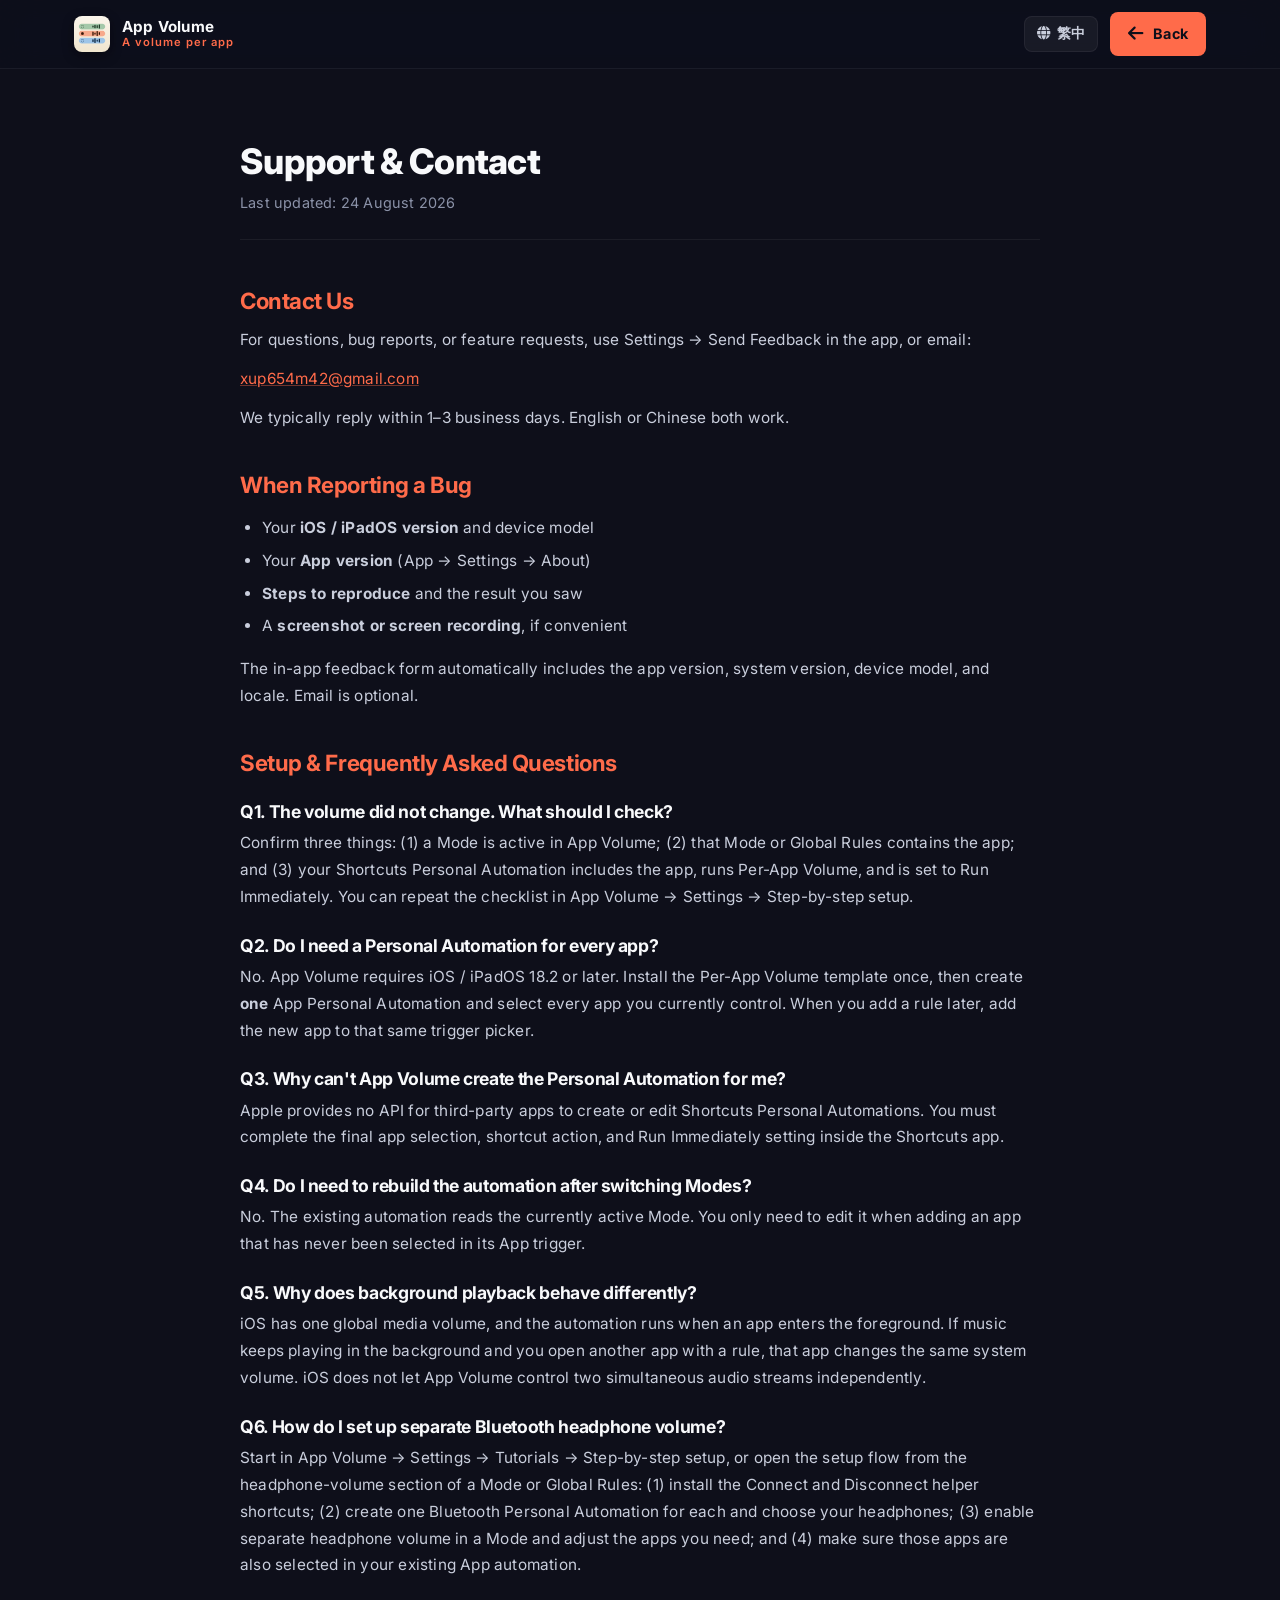
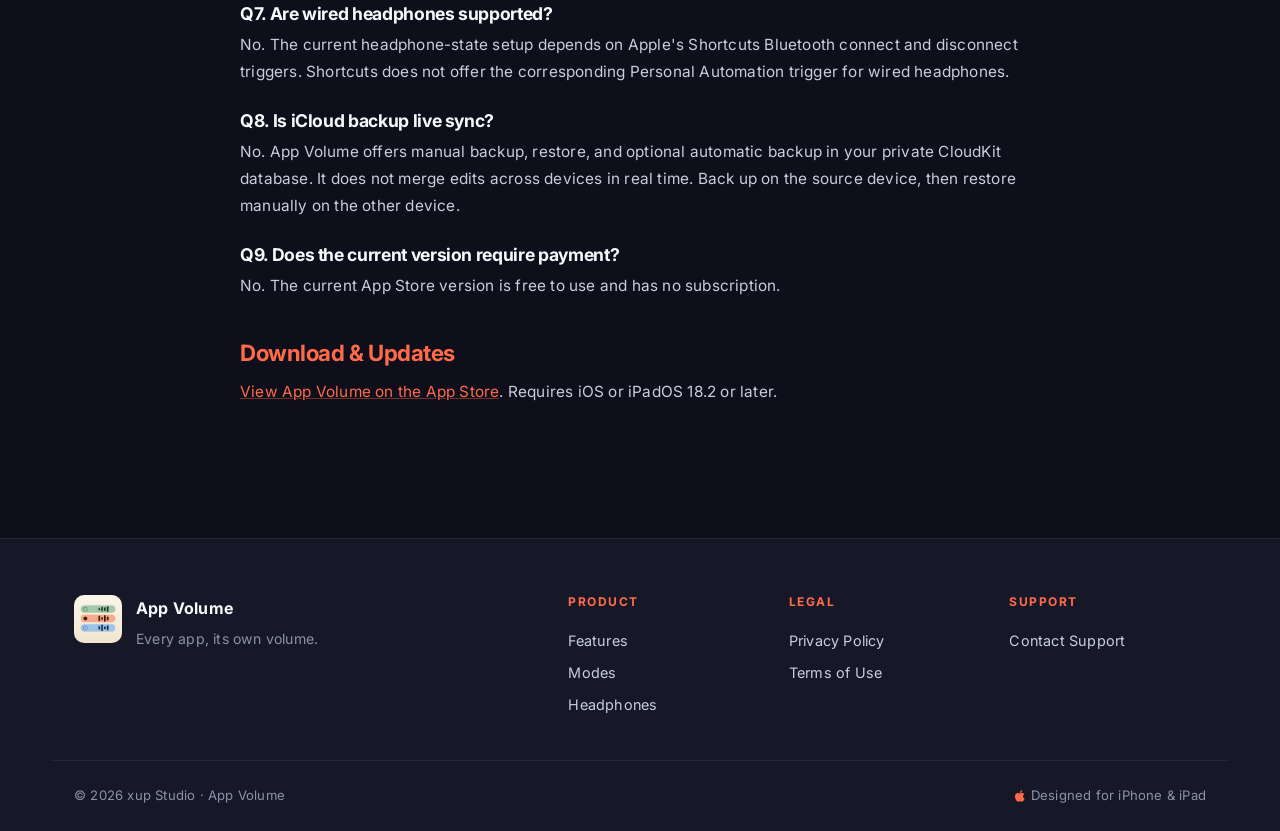
<file: support.html>
<!DOCTYPE html>
<html lang="zh-Hant">

<head>
    <meta charset="UTF-8">
    <meta name="viewport" content="width=device-width, initial-scale=1.0">
    <title>Support — App Volume</title>
    <meta name="description" content="Support, setup help, and contact information for App Volume.">
    <meta name="theme-color" content="#0E0F1A">
    <link rel="icon" href="assets/app-icon.png" type="image/png">
    <link rel="apple-touch-icon" href="assets/app-icon.png">
    <link rel="stylesheet" href="style.css">
    <link rel="preconnect" href="https://fonts.googleapis.com">
    <link rel="preconnect" href="https://fonts.gstatic.com" crossorigin>
    <link href="https://fonts.googleapis.com/css2?family=Inter:wght@400;500;600;700;800&family=Noto+Sans+TC:wght@400;500;700;800&display=swap" rel="stylesheet">
    <link rel="stylesheet" href="https://cdnjs.cloudflare.com/ajax/libs/font-awesome/6.4.0/css/all.min.css">
</head>

<body>
    <nav class="navbar">
        <div class="container nav-inner">
            <a href="index.html" class="nav-logo">
                <img src="assets/app-icon.png" alt="App Volume" class="nav-logo-img">
                <div class="nav-logo-text"><span class="nav-logo-name">App Volume</span><span class="nav-logo-tag" data-lang="zh">應用音量</span><span class="nav-logo-tag" data-lang="en" style="display:none;">A volume per app</span></div>
            </a>
            <div class="nav-actions">
                <button type="button" class="lang-toggle" id="langToggle" aria-label="Switch language"><i class="fas fa-globe"></i><span class="lang-toggle-text">EN</span></button>
                <a href="index.html" class="btn btn-download"><i class="fas fa-arrow-left"></i><span data-lang="zh">回首頁</span><span data-lang="en" style="display:none;">Back</span></a>
            </div>
        </div>
    </nav>

    <main class="container">
        <article class="legal-section">
            <h1 data-lang="zh">支援與聯絡</h1><h1 data-lang="en" style="display:none;">Support &amp; Contact</h1>
            <p class="updated"><span data-lang="zh">最後更新：2026 年 8 月 24 日</span><span data-lang="en" style="display:none;">Last updated: 24 August 2026</span></p>

            <div data-lang="zh">
                <h2>聯絡我們</h2>
                <p>有任何問題、bug 回報或功能建議，請使用 App 內「設定 → 傳送回饋」，或寄信至：</p>
                <p><a href="mailto:xup654m42@gmail.com">xup654m42@gmail.com</a></p>
                <p>我們通常會在 1–3 個工作日內回覆。中文或 English 都可以。</p>

                <h2>回報 Bug 時請附上</h2>
                <ul>
                    <li><strong>iOS / iPadOS 版本</strong>與裝置型號</li>
                    <li><strong>App 版本</strong>（App → 設定 → 關於）</li>
                    <li><strong>重現步驟</strong>與實際結果</li>
                    <li><strong>截圖或錄影</strong>（如果方便）</li>
                </ul>
                <p>App 內回饋表單會自動附上 App 版本、系統版本、裝置型號與語言，並可選擇是否留下 email。</p>

                <h2>設定與常見問題</h2>

                <h3>Q1. App 音量沒有改變，先檢查什麼？</h3>
                <p>請確認三件事：(1) App Volume 目前有啟用的情境模式；(2) 該模式或全域規則中有這個 App；(3)「捷徑」App 的個人自動化已勾選這個 App，執行 Per-App Volume，並設為「立即執行」。可到 App Volume → 設定 → 逐步教學重新檢查。</p>

                <h3>Q2. 每個 App 都要建立一條個人自動化嗎？</h3>
                <p>不用。App Volume 需要 iOS / iPadOS 18.2 以上版本；安裝 Per-App Volume 範本一次，再建立<strong>一條</strong> App 個人自動化，於「選擇」中勾選目前要控制的所有 App。日後新增規則時，只要把新 App 加進同一個觸發選擇器。</p>

                <h3>Q3. 為什麼 App Volume 不能替我建立個人自動化？</h3>
                <p>Apple 沒有提供第三方 App 建立或修改「捷徑」個人自動化的 API，因此最後的選擇 App、執行範本與「立即執行」必須由你在「捷徑」App 中完成。</p>

                <h3>Q4. 切換情境模式後，要重做自動化嗎？</h3>
                <p>不用。原本那條自動化會讀取目前啟用的情境模式。只有新增一個從未勾選過的 App 時，才需要把它加入原本自動化的 App 觸發條件。</p>

                <h3>Q5. 背景播放為什麼和預期不同？</h3>
                <p>iOS 只有一個全域媒體音量，自動化則在 App 進入前景時觸發。如果音樂留在背景播放，之後打開另一個有規則的 App，後者會改變同一個系統音量。iOS 不允許 App Volume 分別控制兩個同時播放的音訊串流。</p>

                <h3>Q6. 如何設定藍牙耳機獨立音量？</h3>
                <p>請先到 App Volume → 設定 → 教學 → 逐步設定教學，或從情境模式／全域規則的耳機音量區段打開設定流程：(1) 安裝 Connect 與 Disconnect 兩個 helper 捷徑；(2) 各建立一條藍牙個人自動化並選擇你的耳機；(3) 在情境模式中開啟耳機獨立音量，替需要的 App 調整音量；(4) 確認那些 App 也已勾進原本的 App 自動化。</p>

                <h3>Q7. 有線耳機可以使用嗎？</h3>
                <p>不支援。目前耳機狀態流程依賴 Apple「捷徑」提供的藍牙連線與中斷觸發；有線耳機沒有對應的個人自動化觸發。</p>

                <h3>Q8. iCloud 備份不是即時同步嗎？</h3>
                <p>不是。App Volume 提供手動備份、還原與可選的自動備份，資料存放在你自己的 CloudKit 私人資料庫。它不會即時合併多台裝置上的修改；請先在來源裝置完成備份，再於另一台裝置手動還原。</p>

                <h3>Q9. 目前需要付費嗎？</h3>
                <p>目前 App Store 上的版本完全免費，沒有訂閱。</p>

                <h2>下載與更新</h2>
                <p><a href="https://apps.apple.com/app/id6773184998" target="_blank" rel="noopener">在 App Store 查看 App Volume</a>。需要 iOS 或 iPadOS 18.2 以上版本。</p>
            </div>

            <div data-lang="en" style="display:none;">
                <h2>Contact Us</h2>
                <p>For questions, bug reports, or feature requests, use Settings → Send Feedback in the app, or email:</p>
                <p><a href="mailto:xup654m42@gmail.com">xup654m42@gmail.com</a></p>
                <p>We typically reply within 1–3 business days. English or Chinese both work.</p>

                <h2>When Reporting a Bug</h2>
                <ul>
                    <li>Your <strong>iOS / iPadOS version</strong> and device model</li>
                    <li>Your <strong>App version</strong> (App → Settings → About)</li>
                    <li><strong>Steps to reproduce</strong> and the result you saw</li>
                    <li>A <strong>screenshot or screen recording</strong>, if convenient</li>
                </ul>
                <p>The in-app feedback form automatically includes the app version, system version, device model, and locale. Email is optional.</p>

                <h2>Setup &amp; Frequently Asked Questions</h2>

                <h3>Q1. The volume did not change. What should I check?</h3>
                <p>Confirm three things: (1) a Mode is active in App Volume; (2) that Mode or Global Rules contains the app; and (3) your Shortcuts Personal Automation includes the app, runs Per-App Volume, and is set to Run Immediately. You can repeat the checklist in App Volume → Settings → Step-by-step setup.</p>

                <h3>Q2. Do I need a Personal Automation for every app?</h3>
                <p>No. App Volume requires iOS / iPadOS 18.2 or later. Install the Per-App Volume template once, then create <strong>one</strong> App Personal Automation and select every app you currently control. When you add a rule later, add the new app to that same trigger picker.</p>

                <h3>Q3. Why can't App Volume create the Personal Automation for me?</h3>
                <p>Apple provides no API for third-party apps to create or edit Shortcuts Personal Automations. You must complete the final app selection, shortcut action, and Run Immediately setting inside the Shortcuts app.</p>

                <h3>Q4. Do I need to rebuild the automation after switching Modes?</h3>
                <p>No. The existing automation reads the currently active Mode. You only need to edit it when adding an app that has never been selected in its App trigger.</p>

                <h3>Q5. Why does background playback behave differently?</h3>
                <p>iOS has one global media volume, and the automation runs when an app enters the foreground. If music keeps playing in the background and you open another app with a rule, that app changes the same system volume. iOS does not let App Volume control two simultaneous audio streams independently.</p>

                <h3>Q6. How do I set up separate Bluetooth headphone volume?</h3>
                <p>Start in App Volume → Settings → Tutorials → Step-by-step setup, or open the setup flow from the headphone-volume section of a Mode or Global Rules: (1) install the Connect and Disconnect helper shortcuts; (2) create one Bluetooth Personal Automation for each and choose your headphones; (3) enable separate headphone volume in a Mode and adjust the apps you need; and (4) make sure those apps are also selected in your existing App automation.</p>

                <h3>Q7. Are wired headphones supported?</h3>
                <p>No. The current headphone-state setup depends on Apple's Shortcuts Bluetooth connect and disconnect triggers. Shortcuts does not offer the corresponding Personal Automation trigger for wired headphones.</p>

                <h3>Q8. Is iCloud backup live sync?</h3>
                <p>No. App Volume offers manual backup, restore, and optional automatic backup in your private CloudKit database. It does not merge edits across devices in real time. Back up on the source device, then restore manually on the other device.</p>

                <h3>Q9. Does the current version require payment?</h3>
                <p>No. The current App Store version is free to use and has no subscription.</p>

                <h2>Download &amp; Updates</h2>
                <p><a href="https://apps.apple.com/app/id6773184998" target="_blank" rel="noopener">View App Volume on the App Store</a>. Requires iOS or iPadOS 18.2 or later.</p>
            </div>
        </article>
    </main>

    <footer class="footer">
        <div class="container footer-grid">
            <div class="footer-brand"><img src="assets/app-icon.png" alt="" class="footer-logo"><div><strong>App Volume</strong><span data-lang="zh">每個 App，都有它自己的音量。</span><span data-lang="en" style="display:none;">Every app, its own volume.</span></div></div>
            <div class="footer-cols">
                <div class="footer-col"><h5 data-lang="zh">產品</h5><h5 data-lang="en" style="display:none;">Product</h5><a href="index.html#features" data-lang="zh">功能</a><a href="index.html#features" data-lang="en" style="display:none;">Features</a><a href="index.html#modes" data-lang="zh">情境模式</a><a href="index.html#modes" data-lang="en" style="display:none;">Modes</a><a href="index.html#headphones" data-lang="zh">耳機音量</a><a href="index.html#headphones" data-lang="en" style="display:none;">Headphones</a></div>
                <div class="footer-col"><h5 data-lang="zh">法律</h5><h5 data-lang="en" style="display:none;">Legal</h5><a href="privacy.html" data-lang="zh">隱私權政策</a><a href="privacy.html" data-lang="en" style="display:none;">Privacy Policy</a><a href="terms.html" data-lang="zh">使用條款</a><a href="terms.html" data-lang="en" style="display:none;">Terms of Use</a></div>
                <div class="footer-col"><h5 data-lang="zh">支援</h5><h5 data-lang="en" style="display:none;">Support</h5><a href="support.html" data-lang="zh">聯絡支援</a><a href="support.html" data-lang="en" style="display:none;">Contact Support</a></div>
            </div>
        </div>
        <div class="footer-bottom"><span>© 2026 xup Studio · App Volume</span><span class="footer-badge"><i class="fab fa-apple"></i> Designed for iPhone &amp; iPad</span></div>
    </footer>
    <script src="js/i18n.js"></script><script src="js/main.js"></script>
</body>

</html>
</file>
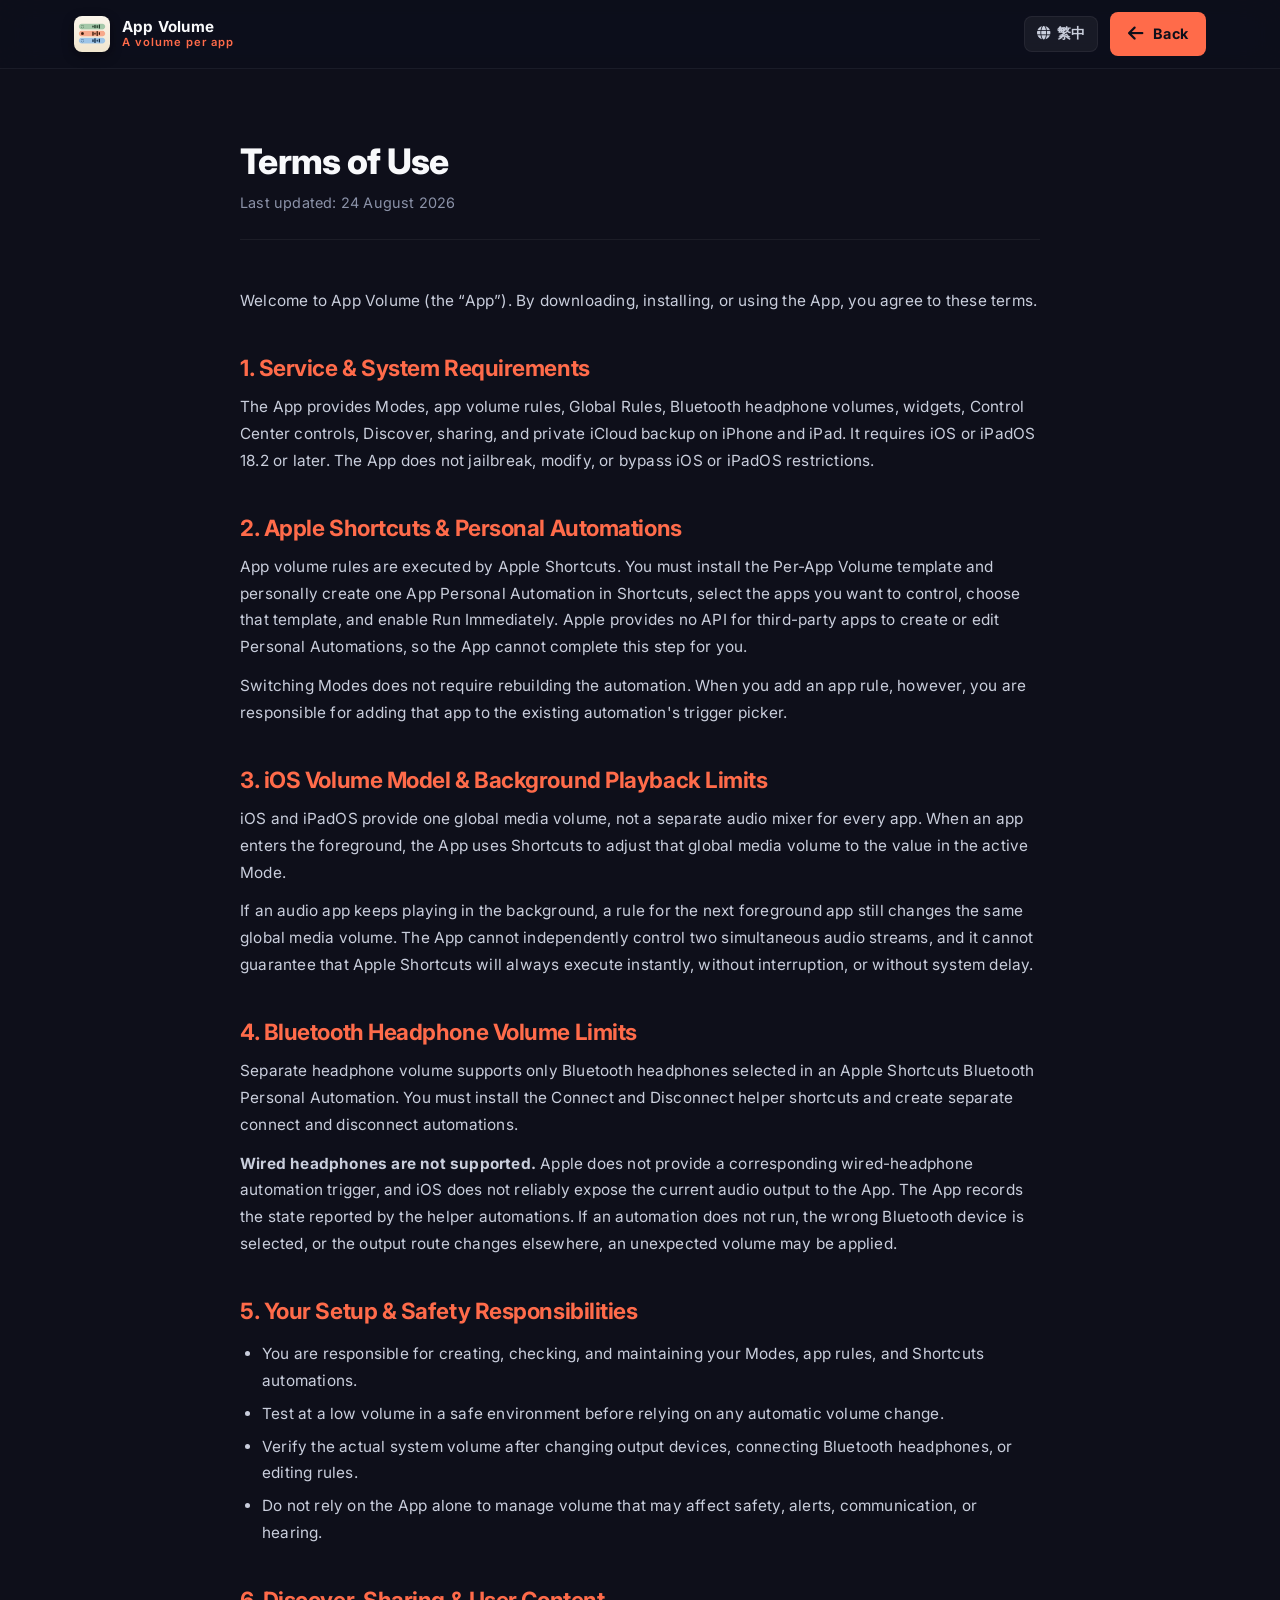
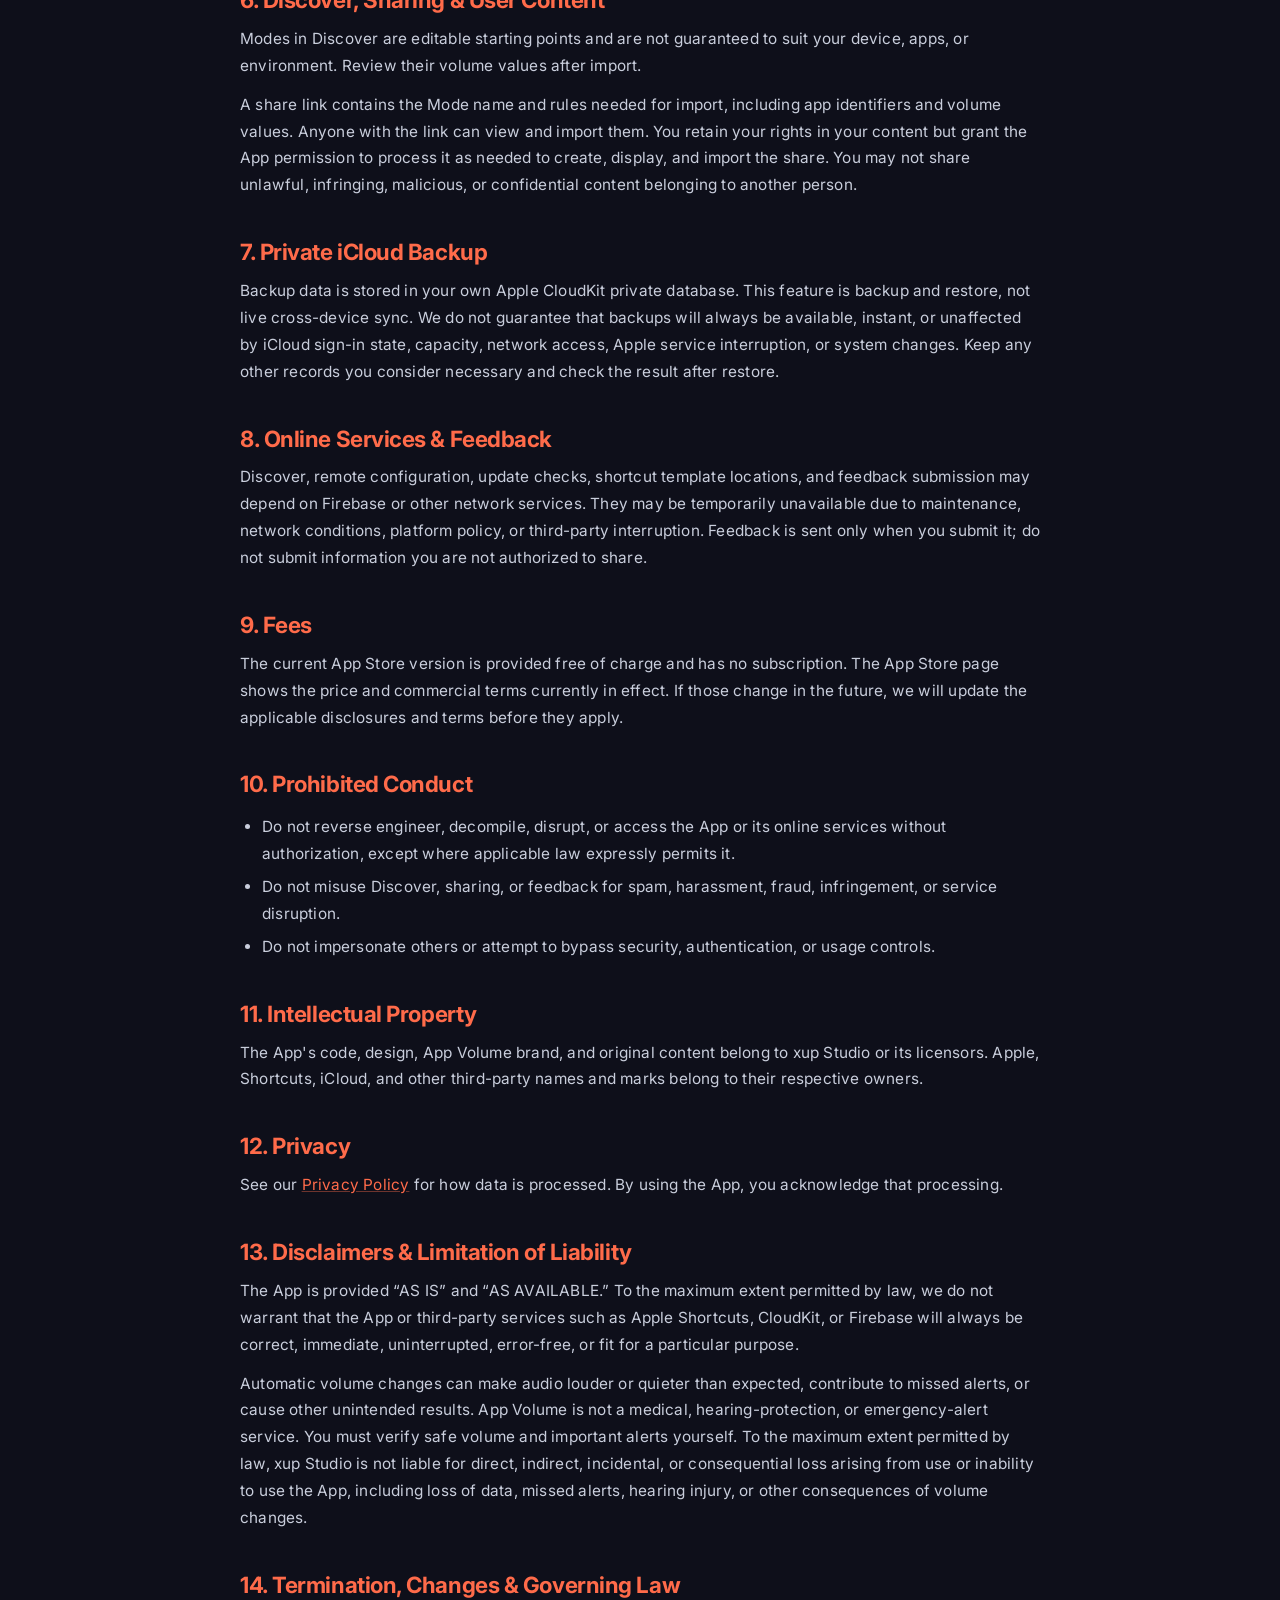
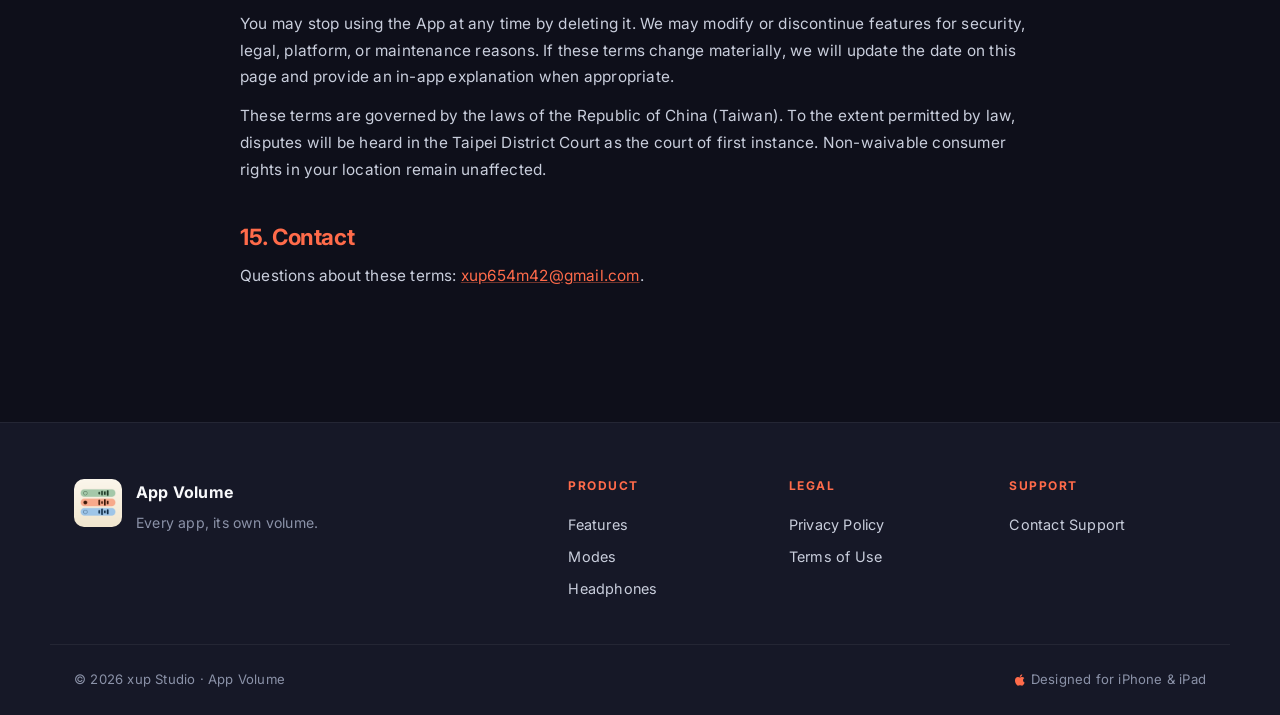
<file: terms.html>
<!DOCTYPE html>
<html lang="zh-Hant">

<head>
    <meta charset="UTF-8">
    <meta name="viewport" content="width=device-width, initial-scale=1.0">
    <title>Terms of Use — App Volume</title>
    <meta name="description" content="Terms of Use for App Volume.">
    <meta name="theme-color" content="#0E0F1A">
    <link rel="icon" href="assets/app-icon.png" type="image/png">
    <link rel="apple-touch-icon" href="assets/app-icon.png">
    <link rel="stylesheet" href="style.css">
    <link rel="preconnect" href="https://fonts.googleapis.com">
    <link rel="preconnect" href="https://fonts.gstatic.com" crossorigin>
    <link href="https://fonts.googleapis.com/css2?family=Inter:wght@400;500;600;700;800&family=Noto+Sans+TC:wght@400;500;700;800&display=swap" rel="stylesheet">
    <link rel="stylesheet" href="https://cdnjs.cloudflare.com/ajax/libs/font-awesome/6.4.0/css/all.min.css">
</head>

<body>
    <nav class="navbar">
        <div class="container nav-inner">
            <a href="index.html" class="nav-logo">
                <img src="assets/app-icon.png" alt="App Volume" class="nav-logo-img">
                <div class="nav-logo-text"><span class="nav-logo-name">App Volume</span><span class="nav-logo-tag" data-lang="zh">應用音量</span><span class="nav-logo-tag" data-lang="en" style="display:none;">A volume per app</span></div>
            </a>
            <div class="nav-actions">
                <button type="button" class="lang-toggle" id="langToggle" aria-label="Switch language"><i class="fas fa-globe"></i><span class="lang-toggle-text">EN</span></button>
                <a href="index.html" class="btn btn-download"><i class="fas fa-arrow-left"></i><span data-lang="zh">回首頁</span><span data-lang="en" style="display:none;">Back</span></a>
            </div>
        </div>
    </nav>

    <main class="container">
        <article class="legal-section">
            <h1 data-lang="zh">使用條款</h1><h1 data-lang="en" style="display:none;">Terms of Use</h1>
            <p class="updated"><span data-lang="zh">最後更新：2026 年 8 月 24 日</span><span data-lang="en" style="display:none;">Last updated: 24 August 2026</span></p>

            <div data-lang="zh">
                <p>歡迎使用 App Volume（繁體中文名稱「應用音量」，以下稱「本 App」）。下載、安裝或使用本 App，即表示你同意以下條款。</p>

                <h2>1. 服務與系統需求</h2>
                <p>本 App 提供 iPhone 與 iPad 上的情境模式、App 音量規則、全域規則、藍牙耳機音量、Widget、控制中心、探索、分享與 iCloud 私人備份功能。需要 iOS 或 iPadOS 18.2 以上版本。本 App 不會越獄、修改或繞過 iOS / iPadOS 的系統限制。</p>

                <h2>2. Apple「捷徑」與個人自動化</h2>
                <p>App 音量規則實際由 Apple「捷徑」執行。你必須安裝 Per-App Volume 範本，並自行在「捷徑」App 建立一條 App 個人自動化、勾選要控制的 App、選擇該範本並開啟「立即執行」。Apple 沒有提供第三方 App 建立或修改個人自動化的 API，因此本 App 無法替你完成這一步。</p>
                <p>切換情境模式不必重建自動化；但新增 App 規則後，你有責任把新 App 加入原本自動化的觸發選擇器。</p>

                <h2>3. iOS 音量模型與背景播放限制</h2>
                <p>iOS / iPadOS 提供的是一個全域媒體音量，不是每個 App 各自獨立的音訊混音器。本 App 在某個 App 進入前景時，透過「捷徑」把這個全域媒體音量調整到目前情境模式的數值。</p>
                <p>如果音訊 App 繼續在背景播放，之後進入前景的 App 規則仍會改變同一個全域媒體音量。本 App 無法分別控制兩個同時播放的音訊串流，也無法保證 Apple「捷徑」每次都即時、不中斷或完全沒有系統延遲。</p>

                <h2>4. 藍牙耳機音量限制</h2>
                <p>耳機獨立音量只支援透過 Apple「捷徑」藍牙個人自動化選擇的藍牙耳機。你必須安裝 Connect 與 Disconnect 兩個 helper 捷徑，並各自建立連線與中斷自動化。</p>
                <p><strong>有線耳機不支援。</strong>Apple 沒有提供對應的有線耳機自動化觸發，且 iOS 不會可靠地向本 App 揭露目前音訊輸出。本 App 記錄的是 helper 自動化通知的狀態；如果自動化未執行、選錯藍牙裝置或輸出路徑在其他地方改變，可能套用到不符合預期的音量。</p>

                <h2>5. 你的設定與安全責任</h2>
                <ul>
                    <li>你負責建立、檢查與維護自己的情境模式、App 規則與「捷徑」自動化。</li>
                    <li>請先在安全環境與低音量下測試，再依賴任何自動音量變更。</li>
                    <li>切換輸出裝置、連接藍牙耳機或修改規則後，請確認實際系統音量。</li>
                    <li>請勿只依賴本 App 管理可能影響安全、警示、通訊或聽力的音量。</li>
                </ul>

                <h2>6. 探索、分享與使用者內容</h2>
                <p>「探索」中的情境模式是可編輯的起點，不保證適合你的裝置、App 或環境。匯入後請自行檢查音量。</p>
                <p>分享連結會包含情境模式名稱與匯入所需規則，包括 App 識別資訊與音量值。任何取得連結的人都可以查看與匯入。你保留自己內容的權利，但授權本 App 為產生、顯示與匯入分享內容而處理該資料。你不得分享違法、侵權、惡意或含有他人機密資訊的內容。</p>

                <h2>7. iCloud 私人備份</h2>
                <p>備份資料存放於你自己的 Apple CloudKit 私人資料庫。本功能是備份與還原，不是即時跨裝置同步。我們不保證備份永遠可用、零延遲或不會受到 iCloud 登入狀態、容量、網路、Apple 服務中斷或系統變更影響。請保留你認為必要的其他紀錄，並在還原後檢查結果。</p>

                <h2>8. 線上服務與回饋</h2>
                <p>探索、遠端設定、更新檢查、捷徑範本位置與回饋提交可能依賴 Firebase 或其他網路服務。服務可能因維護、網路、平台政策或第三方中斷而暫時無法使用。回饋內容必須由你主動送出；請勿提交你無權分享的資料。</p>

                <h2>9. 費用</h2>
                <p>目前 App Store 上的版本免費提供，沒有訂閱。App Store 頁面會顯示當下適用的價格與商業條件；若未來有所變更，我們會在適用前更新相關說明與條款。</p>

                <h2>10. 禁止行為</h2>
                <ul>
                    <li>不得逆向工程、反編譯、破壞或未經授權存取本 App 或其線上服務，但適用法律明確允許者除外。</li>
                    <li>不得濫用探索、分享或回饋功能進行垃圾訊息、騷擾、詐欺、侵權或干擾服務。</li>
                    <li>不得冒充他人或試圖繞過安全、驗證及使用限制。</li>
                </ul>

                <h2>11. 智慧財產權</h2>
                <p>本 App 的程式碼、設計、品牌 App Volume 與原創內容屬 xup Studio 或其授權人所有。Apple、「捷徑」、iCloud 及其他第三方名稱與商標屬各自權利人所有。</p>

                <h2>12. 隱私</h2>
                <p>我們如何處理資料，請參閱<a href="privacy.html">隱私權政策</a>。使用本 App 即表示你了解本 App 依該政策處理資料。</p>

                <h2>13. 免責聲明與責任限制</h2>
                <p>本 App 依「現狀」與「可用狀態」提供。在法律允許的最大範圍內，我們不保證本 App 或 Apple「捷徑」、CloudKit、Firebase 等第三方服務永遠正確、即時、不間斷、無錯誤或適合特定用途。</p>
                <p>自動音量變更可能造成音訊過大、過小、未聽見通知或其他非預期結果。App Volume 不是醫療、聽力保護或緊急警示服務。你必須自行確認安全音量與重要警示。在法律允許的最大範圍內，xup Studio 不對因使用或無法使用本 App 所生的直接、間接、附帶或衍生損失負責，包括資料遺失、錯過警示、聽力傷害或其他音量變更後果。</p>

                <h2>14. 終止、變更與準據法</h2>
                <p>你可以隨時刪除本 App 停止使用。我們可能為安全、法律、平台要求或產品維護而修改或停止部分功能。條款若有實質變更，會更新本頁日期並在適當時於 App 內說明。</p>
                <p>本條款依中華民國（臺灣）法律解釋；法律允許範圍內，爭議以臺灣臺北地方法院為第一審管轄法院。你所在地不可排除的消費者權利不受影響。</p>

                <h2>15. 聯絡</h2>
                <p>條款相關問題請寄至 <a href="mailto:xup654m42@gmail.com">xup654m42@gmail.com</a>。</p>
            </div>

            <div data-lang="en" style="display:none;">
                <p>Welcome to App Volume (the “App”). By downloading, installing, or using the App, you agree to these terms.</p>

                <h2>1. Service &amp; System Requirements</h2>
                <p>The App provides Modes, app volume rules, Global Rules, Bluetooth headphone volumes, widgets, Control Center controls, Discover, sharing, and private iCloud backup on iPhone and iPad. It requires iOS or iPadOS 18.2 or later. The App does not jailbreak, modify, or bypass iOS or iPadOS restrictions.</p>

                <h2>2. Apple Shortcuts &amp; Personal Automations</h2>
                <p>App volume rules are executed by Apple Shortcuts. You must install the Per-App Volume template and personally create one App Personal Automation in Shortcuts, select the apps you want to control, choose that template, and enable Run Immediately. Apple provides no API for third-party apps to create or edit Personal Automations, so the App cannot complete this step for you.</p>
                <p>Switching Modes does not require rebuilding the automation. When you add an app rule, however, you are responsible for adding that app to the existing automation's trigger picker.</p>

                <h2>3. iOS Volume Model &amp; Background Playback Limits</h2>
                <p>iOS and iPadOS provide one global media volume, not a separate audio mixer for every app. When an app enters the foreground, the App uses Shortcuts to adjust that global media volume to the value in the active Mode.</p>
                <p>If an audio app keeps playing in the background, a rule for the next foreground app still changes the same global media volume. The App cannot independently control two simultaneous audio streams, and it cannot guarantee that Apple Shortcuts will always execute instantly, without interruption, or without system delay.</p>

                <h2>4. Bluetooth Headphone Volume Limits</h2>
                <p>Separate headphone volume supports only Bluetooth headphones selected in an Apple Shortcuts Bluetooth Personal Automation. You must install the Connect and Disconnect helper shortcuts and create separate connect and disconnect automations.</p>
                <p><strong>Wired headphones are not supported.</strong> Apple does not provide a corresponding wired-headphone automation trigger, and iOS does not reliably expose the current audio output to the App. The App records the state reported by the helper automations. If an automation does not run, the wrong Bluetooth device is selected, or the output route changes elsewhere, an unexpected volume may be applied.</p>

                <h2>5. Your Setup &amp; Safety Responsibilities</h2>
                <ul>
                    <li>You are responsible for creating, checking, and maintaining your Modes, app rules, and Shortcuts automations.</li>
                    <li>Test at a low volume in a safe environment before relying on any automatic volume change.</li>
                    <li>Verify the actual system volume after changing output devices, connecting Bluetooth headphones, or editing rules.</li>
                    <li>Do not rely on the App alone to manage volume that may affect safety, alerts, communication, or hearing.</li>
                </ul>

                <h2>6. Discover, Sharing &amp; User Content</h2>
                <p>Modes in Discover are editable starting points and are not guaranteed to suit your device, apps, or environment. Review their volume values after import.</p>
                <p>A share link contains the Mode name and rules needed for import, including app identifiers and volume values. Anyone with the link can view and import them. You retain your rights in your content but grant the App permission to process it as needed to create, display, and import the share. You may not share unlawful, infringing, malicious, or confidential content belonging to another person.</p>

                <h2>7. Private iCloud Backup</h2>
                <p>Backup data is stored in your own Apple CloudKit private database. This feature is backup and restore, not live cross-device sync. We do not guarantee that backups will always be available, instant, or unaffected by iCloud sign-in state, capacity, network access, Apple service interruption, or system changes. Keep any other records you consider necessary and check the result after restore.</p>

                <h2>8. Online Services &amp; Feedback</h2>
                <p>Discover, remote configuration, update checks, shortcut template locations, and feedback submission may depend on Firebase or other network services. They may be temporarily unavailable due to maintenance, network conditions, platform policy, or third-party interruption. Feedback is sent only when you submit it; do not submit information you are not authorized to share.</p>

                <h2>9. Fees</h2>
                <p>The current App Store version is provided free of charge and has no subscription. The App Store page shows the price and commercial terms currently in effect. If those change in the future, we will update the applicable disclosures and terms before they apply.</p>

                <h2>10. Prohibited Conduct</h2>
                <ul>
                    <li>Do not reverse engineer, decompile, disrupt, or access the App or its online services without authorization, except where applicable law expressly permits it.</li>
                    <li>Do not misuse Discover, sharing, or feedback for spam, harassment, fraud, infringement, or service disruption.</li>
                    <li>Do not impersonate others or attempt to bypass security, authentication, or usage controls.</li>
                </ul>

                <h2>11. Intellectual Property</h2>
                <p>The App's code, design, App Volume brand, and original content belong to xup Studio or its licensors. Apple, Shortcuts, iCloud, and other third-party names and marks belong to their respective owners.</p>

                <h2>12. Privacy</h2>
                <p>See our <a href="privacy.html">Privacy Policy</a> for how data is processed. By using the App, you acknowledge that processing.</p>

                <h2>13. Disclaimers &amp; Limitation of Liability</h2>
                <p>The App is provided “AS IS” and “AS AVAILABLE.” To the maximum extent permitted by law, we do not warrant that the App or third-party services such as Apple Shortcuts, CloudKit, or Firebase will always be correct, immediate, uninterrupted, error-free, or fit for a particular purpose.</p>
                <p>Automatic volume changes can make audio louder or quieter than expected, contribute to missed alerts, or cause other unintended results. App Volume is not a medical, hearing-protection, or emergency-alert service. You must verify safe volume and important alerts yourself. To the maximum extent permitted by law, xup Studio is not liable for direct, indirect, incidental, or consequential loss arising from use or inability to use the App, including loss of data, missed alerts, hearing injury, or other consequences of volume changes.</p>

                <h2>14. Termination, Changes &amp; Governing Law</h2>
                <p>You may stop using the App at any time by deleting it. We may modify or discontinue features for security, legal, platform, or maintenance reasons. If these terms change materially, we will update the date on this page and provide an in-app explanation when appropriate.</p>
                <p>These terms are governed by the laws of the Republic of China (Taiwan). To the extent permitted by law, disputes will be heard in the Taipei District Court as the court of first instance. Non-waivable consumer rights in your location remain unaffected.</p>

                <h2>15. Contact</h2>
                <p>Questions about these terms: <a href="mailto:xup654m42@gmail.com">xup654m42@gmail.com</a>.</p>
            </div>
        </article>
    </main>

    <footer class="footer">
        <div class="container footer-grid">
            <div class="footer-brand"><img src="assets/app-icon.png" alt="" class="footer-logo"><div><strong>App Volume</strong><span data-lang="zh">每個 App，都有它自己的音量。</span><span data-lang="en" style="display:none;">Every app, its own volume.</span></div></div>
            <div class="footer-cols">
                <div class="footer-col"><h5 data-lang="zh">產品</h5><h5 data-lang="en" style="display:none;">Product</h5><a href="index.html#features" data-lang="zh">功能</a><a href="index.html#features" data-lang="en" style="display:none;">Features</a><a href="index.html#modes" data-lang="zh">情境模式</a><a href="index.html#modes" data-lang="en" style="display:none;">Modes</a><a href="index.html#headphones" data-lang="zh">耳機音量</a><a href="index.html#headphones" data-lang="en" style="display:none;">Headphones</a></div>
                <div class="footer-col"><h5 data-lang="zh">法律</h5><h5 data-lang="en" style="display:none;">Legal</h5><a href="privacy.html" data-lang="zh">隱私權政策</a><a href="privacy.html" data-lang="en" style="display:none;">Privacy Policy</a><a href="terms.html" data-lang="zh">使用條款</a><a href="terms.html" data-lang="en" style="display:none;">Terms of Use</a></div>
                <div class="footer-col"><h5 data-lang="zh">支援</h5><h5 data-lang="en" style="display:none;">Support</h5><a href="support.html" data-lang="zh">聯絡支援</a><a href="support.html" data-lang="en" style="display:none;">Contact Support</a></div>
            </div>
        </div>
        <div class="footer-bottom"><span>© 2026 xup Studio · App Volume</span><span class="footer-badge"><i class="fab fa-apple"></i> Designed for iPhone &amp; iPad</span></div>
    </footer>
    <script src="js/i18n.js"></script><script src="js/main.js"></script>
</body>

</html>
</file>
<file: style.css>
/* =========================================
   1. DESIGN TOKENS
   ========================================= */
:root {
    /* Surface */
    --bg-base: #0E0F1A;
    --bg-elev: #161827;
    --bg-card: #1B1E2F;
    --bg-card-hover: #232639;
    --border-subtle: rgba(255, 255, 255, 0.06);
    --border-strong: rgba(255, 255, 255, 0.12);

    /* Brand accent — warm coral (audio warmth) */
    --accent: #FF6B4A;
    --accent-light: #FFB347;
    --accent-dark: #E5552F;
    --accent-glow: rgba(255, 107, 74, 0.25);

    /* Secondary accent — cool purple (audio spatial) */
    --accent-2: #A78BFA;
    --accent-2-light: #C4B5FD;

    /* Text */
    --text-primary: #F8F9FB;
    --text-secondary: #C9CEDC;
    --text-muted: #8B92A8;
    --text-faint: #5A6177;

    /* Functional */
    --success: #34D399;
    --warning: #FFB347;
    --danger: #FB7185;

    /* Sizing */
    --radius-sm: 8px;
    --radius-md: 12px;
    --radius-lg: 20px;
    --radius-xl: 28px;
    --container: 1180px;

    /* Easing */
    --ease: cubic-bezier(0.4, 0, 0.2, 1);
}

* {
    box-sizing: border-box;
}

html {
    scroll-behavior: smooth;
}

body {
    font-family: 'Inter', 'Noto Sans TC', -apple-system, BlinkMacSystemFont, sans-serif;
    margin: 0;
    background: var(--bg-base);
    color: var(--text-primary);
    line-height: 1.65;
    letter-spacing: 0.2px;
    overflow-x: hidden;
    -webkit-font-smoothing: antialiased;
    -moz-osx-font-smoothing: grayscale;
}

.container {
    max-width: var(--container);
    margin: 0 auto;
    padding: 0 24px;
}

/* =========================================
   2. TYPOGRAPHY
   ========================================= */
h1, h2, h3, h4, h5 {
    color: var(--text-primary);
    margin-top: 0;
    font-weight: 700;
    letter-spacing: -0.02em;
    line-height: 1.2;
}

h1 {
    font-size: clamp(2.4rem, 5vw, 3.6rem);
    font-weight: 800;
    margin-bottom: 24px;
}

h2 {
    font-size: clamp(1.8rem, 3.5vw, 2.6rem);
    margin-bottom: 16px;
    text-align: center;
}

h3 { font-size: 1.25rem; margin-bottom: 12px; }
h4 { font-size: 1.1rem; margin-bottom: 8px; }
h5 { font-size: 0.95rem; margin-bottom: 12px; color: var(--text-primary); font-weight: 700; }

p {
    font-size: 1rem;
    color: var(--text-secondary);
    margin: 0 0 12px;
}

a { color: inherit; text-decoration: none; transition: all 0.2s var(--ease); }

.subtitle {
    display: block;
    text-align: center;
    color: var(--accent);
    font-weight: 700;
    letter-spacing: 3px;
    font-size: 0.8rem;
    margin-bottom: 16px;
    text-transform: uppercase;
}

.section-lead {
    text-align: center;
    color: var(--text-secondary);
    max-width: 640px;
    margin: 0 auto 56px;
    font-size: 1.08rem;
}

/* =========================================
   3. BUTTONS & BADGES
   ========================================= */
.btn {
    display: inline-flex;
    align-items: center;
    justify-content: center;
    gap: 10px;
    padding: 14px 26px;
    border-radius: var(--radius-md);
    font-weight: 600;
    font-size: 1rem;
    letter-spacing: 0.2px;
    cursor: pointer;
    border: none;
    transition: all 0.25s var(--ease);
    white-space: nowrap;
}

.btn i { font-size: 1.1rem; }

.btn-primary {
    background: linear-gradient(135deg, var(--accent), var(--accent-light));
    color: #0E0F1A;
    box-shadow: 0 8px 24px var(--accent-glow), 0 1px 0 rgba(255, 255, 255, 0.15) inset;
}

.btn-primary:hover {
    transform: translateY(-2px);
    box-shadow: 0 12px 32px var(--accent-glow), 0 1px 0 rgba(255, 255, 255, 0.2) inset;
}

.btn-outline {
    background: rgba(255, 255, 255, 0.04);
    border: 1px solid var(--border-strong);
    color: var(--text-primary);
    backdrop-filter: blur(8px);
}

.btn-outline:hover {
    background: rgba(255, 255, 255, 0.08);
    border-color: var(--accent);
    color: var(--accent);
}

.btn-download {
    background: var(--accent);
    color: #0E0F1A;
    padding: 10px 18px;
    border-radius: var(--radius-sm);
    font-weight: 700;
    font-size: 0.9rem;
}

.btn-download:hover { background: var(--accent-light); }

.badge-accent {
    display: inline-flex;
    align-items: center;
    gap: 8px;
    background: rgba(255, 107, 74, 0.1);
    color: var(--accent);
    padding: 8px 16px;
    border-radius: 999px;
    font-size: 0.82rem;
    font-weight: 600;
    border: 1px solid rgba(255, 107, 74, 0.25);
    margin-bottom: 24px;
}

.badge-accent.badge-warning {
    background: rgba(255, 179, 71, 0.1);
    color: var(--warning);
    border-color: rgba(255, 179, 71, 0.25);
}

/* =========================================
   4. NAVBAR
   ========================================= */
.navbar {
    position: fixed;
    top: 0;
    left: 0;
    right: 0;
    z-index: 1000;
    background: rgba(14, 15, 26, 0.78);
    backdrop-filter: saturate(180%) blur(20px);
    -webkit-backdrop-filter: saturate(180%) blur(20px);
    border-bottom: 1px solid var(--border-subtle);
    padding: 12px 0;
}

.nav-inner {
    display: flex;
    align-items: center;
    justify-content: space-between;
    gap: 24px;
}

.nav-logo {
    display: flex;
    align-items: center;
    gap: 12px;
    color: var(--text-primary);
}

.nav-logo-img {
    width: 36px;
    height: 36px;
    border-radius: 8px;
    box-shadow: 0 4px 12px rgba(0, 0, 0, 0.4);
}

.nav-logo-text {
    display: flex;
    flex-direction: column;
    line-height: 1.1;
}

.nav-logo-name {
    font-weight: 700;
    font-size: 0.95rem;
    color: var(--text-primary);
}

.nav-logo-tag {
    font-size: 0.7rem;
    color: var(--accent);
    font-weight: 600;
    letter-spacing: 1px;
}

.nav-links {
    display: flex;
    gap: 32px;
    margin-left: auto;
    margin-right: 16px;
}

.nav-links a {
    font-size: 0.92rem;
    font-weight: 500;
    color: var(--text-secondary);
}

.nav-links a:hover { color: var(--accent); }

.nav-actions {
    display: flex;
    align-items: center;
    gap: 12px;
}

.lang-toggle {
    display: inline-flex;
    align-items: center;
    gap: 6px;
    background: rgba(255, 255, 255, 0.05);
    border: 1px solid var(--border-subtle);
    color: var(--text-secondary);
    padding: 8px 12px;
    border-radius: var(--radius-sm);
    font-size: 0.85rem;
    font-weight: 600;
    cursor: pointer;
    transition: all 0.2s var(--ease);
}

.lang-toggle:hover {
    background: rgba(255, 255, 255, 0.08);
    color: var(--accent);
    border-color: var(--border-strong);
}

.mobile-menu-toggle {
    display: none;
    background: transparent;
    border: none;
    color: var(--text-primary);
    font-size: 1.4rem;
    cursor: pointer;
    padding: 8px;
}

.mobile-menu {
    display: none;
    flex-direction: column;
    padding: 16px 24px 24px;
    gap: 12px;
    border-top: 1px solid var(--border-subtle);
    background: var(--bg-base);
}

.mobile-menu.open { display: flex; }

.mobile-menu a {
    color: var(--text-secondary);
    font-size: 1rem;
    padding: 8px 0;
}

/* =========================================
   5. HERO
   ========================================= */
.hero-section {
    position: relative;
    padding: 140px 0 80px;
    overflow: hidden;
}

.hero-glow {
    position: absolute;
    top: -100px;
    left: 50%;
    transform: translateX(-50%);
    width: 800px;
    height: 800px;
    background: radial-gradient(circle, var(--accent-glow) 0%, transparent 60%);
    pointer-events: none;
    z-index: 0;
}

.hero-content {
    position: relative;
    z-index: 1;
    display: grid;
    grid-template-columns: 1.05fr 1fr;
    gap: 48px;
    align-items: center;
}

.hero-text h1 {
    background: linear-gradient(180deg, var(--text-primary) 0%, var(--text-secondary) 100%);
    -webkit-background-clip: text;
    background-clip: text;
    -webkit-text-fill-color: transparent;
}

.hero-sub {
    font-size: 1.15rem;
    color: var(--text-secondary);
    margin-bottom: 32px;
    line-height: 1.7;
}

.cta-buttons {
    display: flex;
    gap: 14px;
    flex-wrap: wrap;
    margin-bottom: 24px;
}

.hero-note {
    font-size: 0.85rem;
    color: var(--text-muted);
    margin: 0;
}

.hero-note i {
    color: var(--accent);
    margin-right: 4px;
}

/* ===== DEVICE MOCKUP ===== */
.hero-mockup {
    position: relative;
    display: flex;
    justify-content: center;
    align-items: center;
    perspective: 1200px;
}

.phone-frame {
    position: relative;
    width: 320px;
    height: 660px;
    background: linear-gradient(145deg, #1f2235, #0f1119);
    border-radius: 48px;
    padding: 12px;
    box-shadow:
        0 40px 80px rgba(0, 0, 0, 0.5),
        0 0 0 2px rgba(255, 255, 255, 0.06),
        0 0 100px var(--accent-glow);
    transform: rotateY(-8deg) rotateX(2deg);
    transform-style: preserve-3d;
}

.phone-notch {
    position: absolute;
    top: 18px;
    left: 50%;
    transform: translateX(-50%);
    width: 110px;
    height: 30px;
    background: #000;
    border-radius: 20px;
    z-index: 2;
}

.phone-screen {
    width: 100%;
    height: 100%;
    background: linear-gradient(180deg, #161827, #0E0F1A);
    border-radius: 38px;
    overflow: hidden;
    padding: 56px 20px 20px;
    display: flex;
    flex-direction: column;
}

.phone-statusbar {
    display: flex;
    justify-content: space-between;
    align-items: center;
    font-size: 0.75rem;
    color: var(--text-primary);
    padding: 0 8px 12px;
}

.phone-icons { display: flex; gap: 6px; font-size: 0.7rem; }

.phone-app-header {
    display: flex;
    justify-content: space-between;
    align-items: center;
    margin-bottom: 16px;
}

.phone-app-header h3 {
    font-size: 1.7rem;
    margin: 0;
    font-weight: 800;
    letter-spacing: -0.03em;
}

.phone-add-btn {
    width: 32px;
    height: 32px;
    background: rgba(255, 107, 74, 0.15);
    color: var(--accent);
    border: none;
    border-radius: 50%;
    font-size: 0.9rem;
    cursor: pointer;
    display: flex;
    align-items: center;
    justify-content: center;
}

.phone-profile-cards {
    display: flex;
    flex-direction: column;
    gap: 10px;
    flex: 1;
}

.profile-card {
    display: flex;
    align-items: center;
    gap: 12px;
    background: var(--bg-card);
    padding: 12px;
    border-radius: 14px;
    border: 1px solid var(--border-subtle);
    position: relative;
    transition: all 0.2s var(--ease);
}

.profile-card.active {
    background: linear-gradient(135deg, rgba(255, 107, 74, 0.12), rgba(255, 179, 71, 0.06));
    border-color: rgba(255, 107, 74, 0.4);
}

.profile-icon {
    width: 40px;
    height: 40px;
    border-radius: 10px;
    display: flex;
    align-items: center;
    justify-content: center;
    color: #fff;
    font-size: 0.95rem;
    flex-shrink: 0;
}

.profile-info {
    display: flex;
    flex-direction: column;
    gap: 2px;
    min-width: 0;
    flex: 1;
}

.profile-name {
    font-size: 0.88rem;
    font-weight: 700;
    color: var(--text-primary);
}

.profile-meta {
    font-size: 0.7rem;
    color: var(--text-muted);
    white-space: nowrap;
    overflow: hidden;
    text-overflow: ellipsis;
}

.profile-active-icon {
    color: var(--accent);
    font-size: 1rem;
}

/* =========================================
   6. TRUST BAR
   ========================================= */
.trust-bar {
    background: var(--bg-elev);
    border-top: 1px solid var(--border-subtle);
    border-bottom: 1px solid var(--border-subtle);
    padding: 32px 0;
    position: relative;
    z-index: 1;
}

.trust-grid {
    display: grid;
    grid-template-columns: repeat(3, 1fr);
    gap: 24px;
}

.trust-item {
    display: flex;
    align-items: center;
    gap: 16px;
}

.trust-item i {
    font-size: 1.6rem;
    color: var(--accent);
    width: 40px;
    text-align: center;
    flex-shrink: 0;
}

.trust-item strong {
    display: block;
    font-size: 0.95rem;
    font-weight: 700;
    color: var(--text-primary);
}

.trust-item span {
    font-size: 0.82rem;
    color: var(--text-muted);
}

/* =========================================
   7. FEATURES GRID
   ========================================= */
.features-section { padding: 100px 0; }

.feature-grid {
    display: grid;
    grid-template-columns: repeat(3, 1fr);
    gap: 20px;
}

.feature-card {
    background: var(--bg-card);
    border: 1px solid var(--border-subtle);
    border-radius: var(--radius-lg);
    padding: 28px;
    transition: all 0.3s var(--ease);
}

.feature-card:hover {
    background: var(--bg-card-hover);
    border-color: rgba(255, 107, 74, 0.3);
    transform: translateY(-4px);
}

.icon-wrapper {
    width: 48px;
    height: 48px;
    border-radius: 12px;
    background: linear-gradient(135deg, rgba(255, 107, 74, 0.18), rgba(255, 179, 71, 0.1));
    display: flex;
    align-items: center;
    justify-content: center;
    color: var(--accent);
    font-size: 1.3rem;
    margin-bottom: 18px;
    border: 1px solid rgba(255, 107, 74, 0.25);
}

.feature-card p {
    font-size: 0.92rem;
    color: var(--text-muted);
    line-height: 1.6;
    margin: 0;
}

/* =========================================
   8. HOW IT WORKS
   ========================================= */
.howto-section {
    padding: 100px 0;
    background: linear-gradient(180deg, var(--bg-base), var(--bg-elev), var(--bg-base));
}

.howto-grid {
    display: grid;
    grid-template-columns: repeat(3, 1fr);
    gap: 24px;
    margin-top: 56px;
}

.howto-step {
    background: var(--bg-card);
    border: 1px solid var(--border-subtle);
    border-radius: var(--radius-lg);
    padding: 32px;
    position: relative;
    text-align: left;
}

.step-num {
    display: inline-flex;
    align-items: center;
    justify-content: center;
    width: 44px;
    height: 44px;
    border-radius: 50%;
    background: linear-gradient(135deg, var(--accent), var(--accent-light));
    color: #0E0F1A;
    font-weight: 800;
    font-size: 1.2rem;
    margin-bottom: 18px;
    box-shadow: 0 6px 16px var(--accent-glow);
}

.howto-step p {
    color: var(--text-muted);
    font-size: 0.95rem;
    margin: 0;
}

/* =========================================
   9. PROFILE PACKS
   ========================================= */
.profiles-section { padding: 100px 0; }

.profile-pack-grid {
    display: grid;
    grid-template-columns: repeat(3, 1fr);
    gap: 20px;
}

.profile-pack {
    background: var(--bg-card);
    border: 1px solid var(--border-subtle);
    border-radius: var(--radius-lg);
    padding: 28px;
    position: relative;
    overflow: hidden;
    transition: all 0.3s var(--ease);
}

.profile-pack::before {
    content: '';
    position: absolute;
    inset: 0;
    background: var(--pack-gradient);
    opacity: 0;
    transition: opacity 0.3s var(--ease);
    pointer-events: none;
}

.profile-pack:hover {
    transform: translateY(-4px);
    border-color: rgba(255, 255, 255, 0.18);
}

.profile-pack:hover::before { opacity: 0.06; }

.profile-pack > * { position: relative; z-index: 1; }

.profile-pack > i {
    width: 52px;
    height: 52px;
    border-radius: 14px;
    background: var(--pack-gradient);
    display: inline-flex;
    align-items: center;
    justify-content: center;
    color: #fff;
    font-size: 1.4rem;
    margin-bottom: 18px;
    box-shadow: 0 6px 18px rgba(0, 0, 0, 0.3);
}

.profile-pack h4 { font-size: 1.2rem; }

.profile-pack p {
    font-size: 0.9rem;
    color: var(--text-muted);
    margin: 0;
}

.profile-pack-custom {
    border-style: dashed;
    border-color: var(--border-strong);
    background: transparent;
}

.profile-pack-custom > i {
    background: rgba(255, 255, 255, 0.05);
    color: var(--text-secondary);
    border: 1px dashed var(--border-strong);
    box-shadow: none;
}

.mode-night-icon { background: linear-gradient(135deg, #FF6B4A, #FFB347); }
.mode-public-icon { background: linear-gradient(135deg, #F472B6, #FB7185); }
.mode-gaming-icon { background: linear-gradient(135deg, #A78BFA, #EC4899); }
.mode-social-icon { background: linear-gradient(135deg, #34D399, #60A5FA); }

.mode-none-pack { --pack-gradient: linear-gradient(135deg, #64748B, #94A3B8); }
.mode-night-pack { --pack-gradient: linear-gradient(135deg, #FF6B4A, #FFB347); }
.mode-public-pack { --pack-gradient: linear-gradient(135deg, #F472B6, #FB7185); }
.mode-gaming-pack { --pack-gradient: linear-gradient(135deg, #A78BFA, #EC4899); }
.mode-social-pack { --pack-gradient: linear-gradient(135deg, #34D399, #60A5FA); }

/* =========================================
   10. HEARING HEALTH
   ========================================= */
.hearing-section {
    padding: 100px 0;
    background: linear-gradient(180deg, var(--bg-base), #1a0f1f);
}

.hearing-grid {
    display: grid;
    grid-template-columns: 1fr 1fr;
    gap: 64px;
    align-items: center;
}

.hearing-text h2 {
    text-align: left;
    margin-bottom: 20px;
}

.hearing-text p {
    color: var(--text-secondary);
    margin-bottom: 24px;
}

.check-list {
    list-style: none;
    padding: 0;
    margin: 0;
}

.check-list li {
    display: flex;
    align-items: flex-start;
    gap: 12px;
    padding: 10px 0;
    color: var(--text-secondary);
    font-size: 0.96rem;
    line-height: 1.6;
}

.check-list li i {
    color: var(--accent);
    background: rgba(255, 107, 74, 0.12);
    width: 24px;
    height: 24px;
    border-radius: 50%;
    display: flex;
    align-items: center;
    justify-content: center;
    font-size: 0.7rem;
    flex-shrink: 0;
    margin-top: 2px;
}

/* Bluetooth helper setup visual */
.helper-flow {
    background: var(--bg-card);
    border: 1px solid var(--border-subtle);
    border-radius: var(--radius-xl);
    padding: 32px;
    box-shadow: 0 24px 60px rgba(0, 0, 0, 0.3);
}

.helper-card {
    display: flex;
    align-items: center;
    gap: 16px;
    padding: 18px;
    border: 1px solid var(--border-subtle);
    border-radius: var(--radius-lg);
    background: rgba(255, 255, 255, 0.025);
    text-align: left;
}

.helper-card.active {
    border-color: rgba(255, 107, 74, 0.5);
    background: rgba(255, 107, 74, 0.08);
}

.helper-icon {
    width: 48px;
    height: 48px;
    border-radius: 14px;
    display: inline-flex;
    align-items: center;
    justify-content: center;
    flex-shrink: 0;
    color: var(--accent-light);
    background: rgba(255, 107, 74, 0.12);
    font-size: 1.2rem;
}

.helper-card strong,
.helper-card span:not(.helper-icon) {
    display: block;
}

.helper-card span:not(.helper-icon) {
    margin-top: 4px;
    color: var(--text-muted);
    font-size: 0.88rem;
}

.helper-arrow {
    padding: 10px 0;
    color: var(--text-muted);
    text-align: center;
}

/* ===== dB METER ===== */
.db-meter {
    background: var(--bg-card);
    border: 1px solid var(--border-subtle);
    border-radius: var(--radius-xl);
    padding: 40px;
    text-align: center;
    box-shadow: 0 24px 60px rgba(0, 0, 0, 0.3);
}

.db-meter-bg {
    position: relative;
    width: 280px;
    height: 160px;
    margin: 0 auto;
    overflow: hidden;
}

.db-zones {
    position: absolute;
    inset: 0;
    width: 280px;
    height: 280px;
    border-radius: 50%;
    background: conic-gradient(
        from 270deg,
        var(--success) 0deg 36deg,
        var(--warning) 36deg 72deg,
        var(--danger) 72deg 108deg,
        transparent 108deg 360deg
    );
    -webkit-mask: radial-gradient(circle at 50% 100%, transparent 88px, #000 90px, #000 134px, transparent 136px);
            mask: radial-gradient(circle at 50% 100%, transparent 88px, #000 90px, #000 134px, transparent 136px);
}

.db-needle {
    position: absolute;
    bottom: 0;
    left: 50%;
    width: 3px;
    height: 130px;
    background: linear-gradient(180deg, var(--accent-light), var(--accent));
    transform-origin: bottom center;
    transform: translateX(-50%) rotate(var(--needle-angle));
    border-radius: 3px;
    box-shadow: 0 0 10px var(--accent-glow);
}

.db-needle::after {
    content: '';
    position: absolute;
    bottom: -8px;
    left: 50%;
    transform: translateX(-50%);
    width: 14px;
    height: 14px;
    border-radius: 50%;
    background: var(--accent);
    box-shadow: 0 0 12px var(--accent-glow);
}

.db-center {
    position: absolute;
    bottom: 0;
    left: 50%;
    transform: translateX(-50%);
    text-align: center;
}

.db-value {
    display: block;
    font-size: 2.8rem;
    font-weight: 800;
    color: var(--text-primary);
    line-height: 1;
    letter-spacing: -0.04em;
}

.db-unit {
    font-size: 0.85rem;
    color: var(--text-muted);
    font-weight: 600;
    letter-spacing: 2px;
}

.db-labels {
    display: flex;
    justify-content: space-between;
    margin: 20px 8px 0;
    font-size: 0.75rem;
    color: var(--text-muted);
    font-weight: 600;
}

.db-caption {
    margin: 20px 0 0;
    font-size: 0.88rem;
    color: var(--text-muted);
}

/* =========================================
   11. PRIVACY
   ========================================= */
.privacy-section { padding: 100px 0; }

.privacy-content h2,
.privacy-content .section-lead { text-align: center; }

.privacy-grid {
    display: grid;
    grid-template-columns: repeat(3, 1fr);
    gap: 20px;
    max-width: 1000px;
    margin: 0 auto;
}

.privacy-card {
    background: var(--bg-card);
    border: 1px solid var(--border-subtle);
    border-radius: var(--radius-lg);
    padding: 28px;
    transition: all 0.3s var(--ease);
}

.privacy-card:hover {
    border-color: rgba(167, 139, 250, 0.3);
    background: var(--bg-card-hover);
}

.privacy-card > i {
    width: 44px;
    height: 44px;
    border-radius: 12px;
    background: linear-gradient(135deg, rgba(167, 139, 250, 0.2), rgba(196, 181, 253, 0.08));
    color: var(--accent-2);
    display: flex;
    align-items: center;
    justify-content: center;
    font-size: 1.2rem;
    margin-bottom: 16px;
    border: 1px solid rgba(167, 139, 250, 0.25);
}

.privacy-card p {
    color: var(--text-muted);
    font-size: 0.92rem;
    margin: 0;
}

/* =========================================
   12. FAQ
   ========================================= */
.faq-section { padding: 100px 0; }

.faq-list {
    max-width: 800px;
    margin: 0 auto;
}

.faq-item {
    background: var(--bg-card);
    border: 1px solid var(--border-subtle);
    border-radius: var(--radius-md);
    margin-bottom: 12px;
    overflow: hidden;
    transition: border-color 0.2s var(--ease);
}

.faq-item:hover { border-color: var(--border-strong); }

.faq-item[open] { border-color: rgba(255, 107, 74, 0.3); }

.faq-item summary {
    display: flex;
    align-items: center;
    justify-content: space-between;
    gap: 16px;
    padding: 20px 24px;
    cursor: pointer;
    font-weight: 600;
    font-size: 1.02rem;
    color: var(--text-primary);
    list-style: none;
}

.faq-item summary::-webkit-details-marker { display: none; }

.faq-item summary > span { flex: 1; }

.faq-item summary i {
    color: var(--accent);
    font-size: 0.9rem;
    transition: transform 0.25s var(--ease);
    flex-shrink: 0;
}

.faq-item[open] summary i { transform: rotate(45deg); }

.faq-item p {
    padding: 0 24px 22px;
    color: var(--text-muted);
    font-size: 0.95rem;
    line-height: 1.7;
    margin: 0;
}

/* =========================================
   13. NOTIFY / FINAL CTA
   ========================================= */
.notify-section {
    padding: 100px 0;
    text-align: center;
    background: radial-gradient(ellipse at top, rgba(255, 107, 74, 0.08), transparent 60%);
}

.notify-content {
    max-width: 720px;
    margin: 0 auto;
}

.notify-content p {
    color: var(--text-secondary);
    font-size: 1.08rem;
    margin-bottom: 32px;
}

.notify-content .cta-buttons { justify-content: center; }

/* =========================================
   14. FOOTER
   ========================================= */
.footer {
    background: var(--bg-elev);
    border-top: 1px solid var(--border-subtle);
    padding: 56px 0 24px;
    margin-top: 40px;
}

.footer-grid {
    display: grid;
    grid-template-columns: 1.4fr 2fr;
    gap: 48px;
    margin-bottom: 40px;
}

.footer-brand {
    display: flex;
    gap: 14px;
    align-items: flex-start;
}

.footer-logo {
    width: 48px;
    height: 48px;
    border-radius: 10px;
    flex-shrink: 0;
}

.footer-brand strong {
    display: block;
    font-size: 1rem;
    color: var(--text-primary);
    margin-bottom: 6px;
}

.footer-brand span {
    font-size: 0.88rem;
    color: var(--text-muted);
    display: block;
}

.footer-cols {
    display: grid;
    grid-template-columns: repeat(3, 1fr);
    gap: 24px;
}

.footer-col h5 {
    text-transform: uppercase;
    letter-spacing: 1.5px;
    font-size: 0.75rem;
    color: var(--accent);
    margin-bottom: 16px;
}

.footer-col a {
    display: block;
    color: var(--text-secondary);
    font-size: 0.9rem;
    padding: 4px 0;
}

.footer-col a:hover { color: var(--accent); }

.footer-bottom {
    border-top: 1px solid var(--border-subtle);
    padding-top: 24px;
    display: flex;
    justify-content: space-between;
    align-items: center;
    font-size: 0.82rem;
    color: var(--text-muted);
    flex-wrap: wrap;
    gap: 12px;
    max-width: var(--container);
    margin: 0 auto;
    padding-left: 24px;
    padding-right: 24px;
}

.footer-badge {
    display: inline-flex;
    align-items: center;
    gap: 6px;
}

.footer-badge i { color: var(--accent); }

/* =========================================
   15. LEGAL PAGES (privacy / terms / support)
   ========================================= */
.legal-section {
    padding: 140px 0 80px;
    max-width: 800px;
    margin: 0 auto;
}

.legal-section h1 {
    font-size: 2.2rem;
    margin-bottom: 8px;
}

.legal-section .updated {
    color: var(--text-muted);
    font-size: 0.9rem;
    margin-bottom: 48px;
    padding-bottom: 24px;
    border-bottom: 1px solid var(--border-subtle);
}

.legal-section h2 {
    text-align: left;
    font-size: 1.4rem;
    margin: 40px 0 12px;
    color: var(--accent);
}

.legal-section h3 {
    font-size: 1.1rem;
    margin: 24px 0 8px;
}

.legal-section p,
.legal-section li {
    color: var(--text-secondary);
    font-size: 0.96rem;
    line-height: 1.75;
}

.legal-section ul {
    padding-left: 22px;
}

.legal-section li { margin-bottom: 6px; }

.legal-section a {
    color: var(--accent);
    text-decoration: underline;
    text-decoration-color: rgba(255, 107, 74, 0.4);
}

.legal-section a:hover { text-decoration-color: var(--accent); }

.legal-section code {
    background: var(--bg-card);
    border: 1px solid var(--border-subtle);
    border-radius: 4px;
    padding: 2px 8px;
    font-size: 0.86em;
    color: var(--accent-light);
    font-family: 'SF Mono', Menlo, monospace;
}

/* =========================================
   16. RESPONSIVE
   ========================================= */
@media (max-width: 960px) {
    .hero-content { grid-template-columns: 1fr; text-align: center; }
    .hero-text { order: 2; }
    .hero-mockup { order: 1; transform: scale(0.85); margin: -30px 0; }
    .cta-buttons { justify-content: center; }
    .hero-text .badge-accent { display: inline-flex; }

    .feature-grid,
    .howto-grid,
    .profile-pack-grid { grid-template-columns: repeat(2, 1fr); }

    .hearing-grid { grid-template-columns: 1fr; gap: 48px; }
    .hearing-text h2 { text-align: center; }

    .privacy-grid { grid-template-columns: 1fr; }

    .footer-grid { grid-template-columns: 1fr; }

    .nav-links { display: none; }
    .mobile-menu-toggle { display: inline-flex; }

    .trust-grid { grid-template-columns: 1fr; }
}

@media (max-width: 600px) {
    .hero-section { padding: 100px 0 60px; }
    .phone-frame { transform: scale(0.85) rotateY(-6deg); }

    .feature-grid,
    .howto-grid,
    .profile-pack-grid { grid-template-columns: 1fr; }

    .nav-logo-text { display: none; }
    .nav-logo-img { width: 32px; height: 32px; }
    .nav-actions { gap: 8px; }
    .btn-download span { display: none; }
    .btn-download { padding: 10px 12px; }
    .lang-toggle { padding: 8px 10px; }

    .footer-cols { grid-template-columns: repeat(2, 1fr); }

    .footer-bottom { flex-direction: column; text-align: center; }
}

/* =========================================
   17. ANIMATIONS
   ========================================= */
@keyframes fadeUp {
    from { opacity: 0; transform: translateY(20px); }
    to { opacity: 1; transform: translateY(0); }
}

.hero-text > * { animation: fadeUp 0.7s var(--ease) backwards; }
.hero-text > *:nth-child(1) { animation-delay: 0.05s; }
.hero-text > *:nth-child(2) { animation-delay: 0.15s; }
.hero-text > *:nth-child(3) { animation-delay: 0.25s; }
.hero-text > *:nth-child(4) { animation-delay: 0.35s; }
.hero-text > *:nth-child(5) { animation-delay: 0.45s; }

.hero-mockup { animation: fadeUp 0.9s var(--ease) 0.3s backwards; }

[data-reveal] {
    opacity: 0;
    transform: translateY(24px);
    transition: opacity 0.6s var(--ease), transform 0.6s var(--ease);
}

[data-reveal].visible {
    opacity: 1;
    transform: translateY(0);
}

/* Reduced motion */
@media (prefers-reduced-motion: reduce) {
    *, *::before, *::after {
        animation-duration: 0.01ms !important;
        transition-duration: 0.01ms !important;
        scroll-behavior: auto !important;
    }
}
</file>
